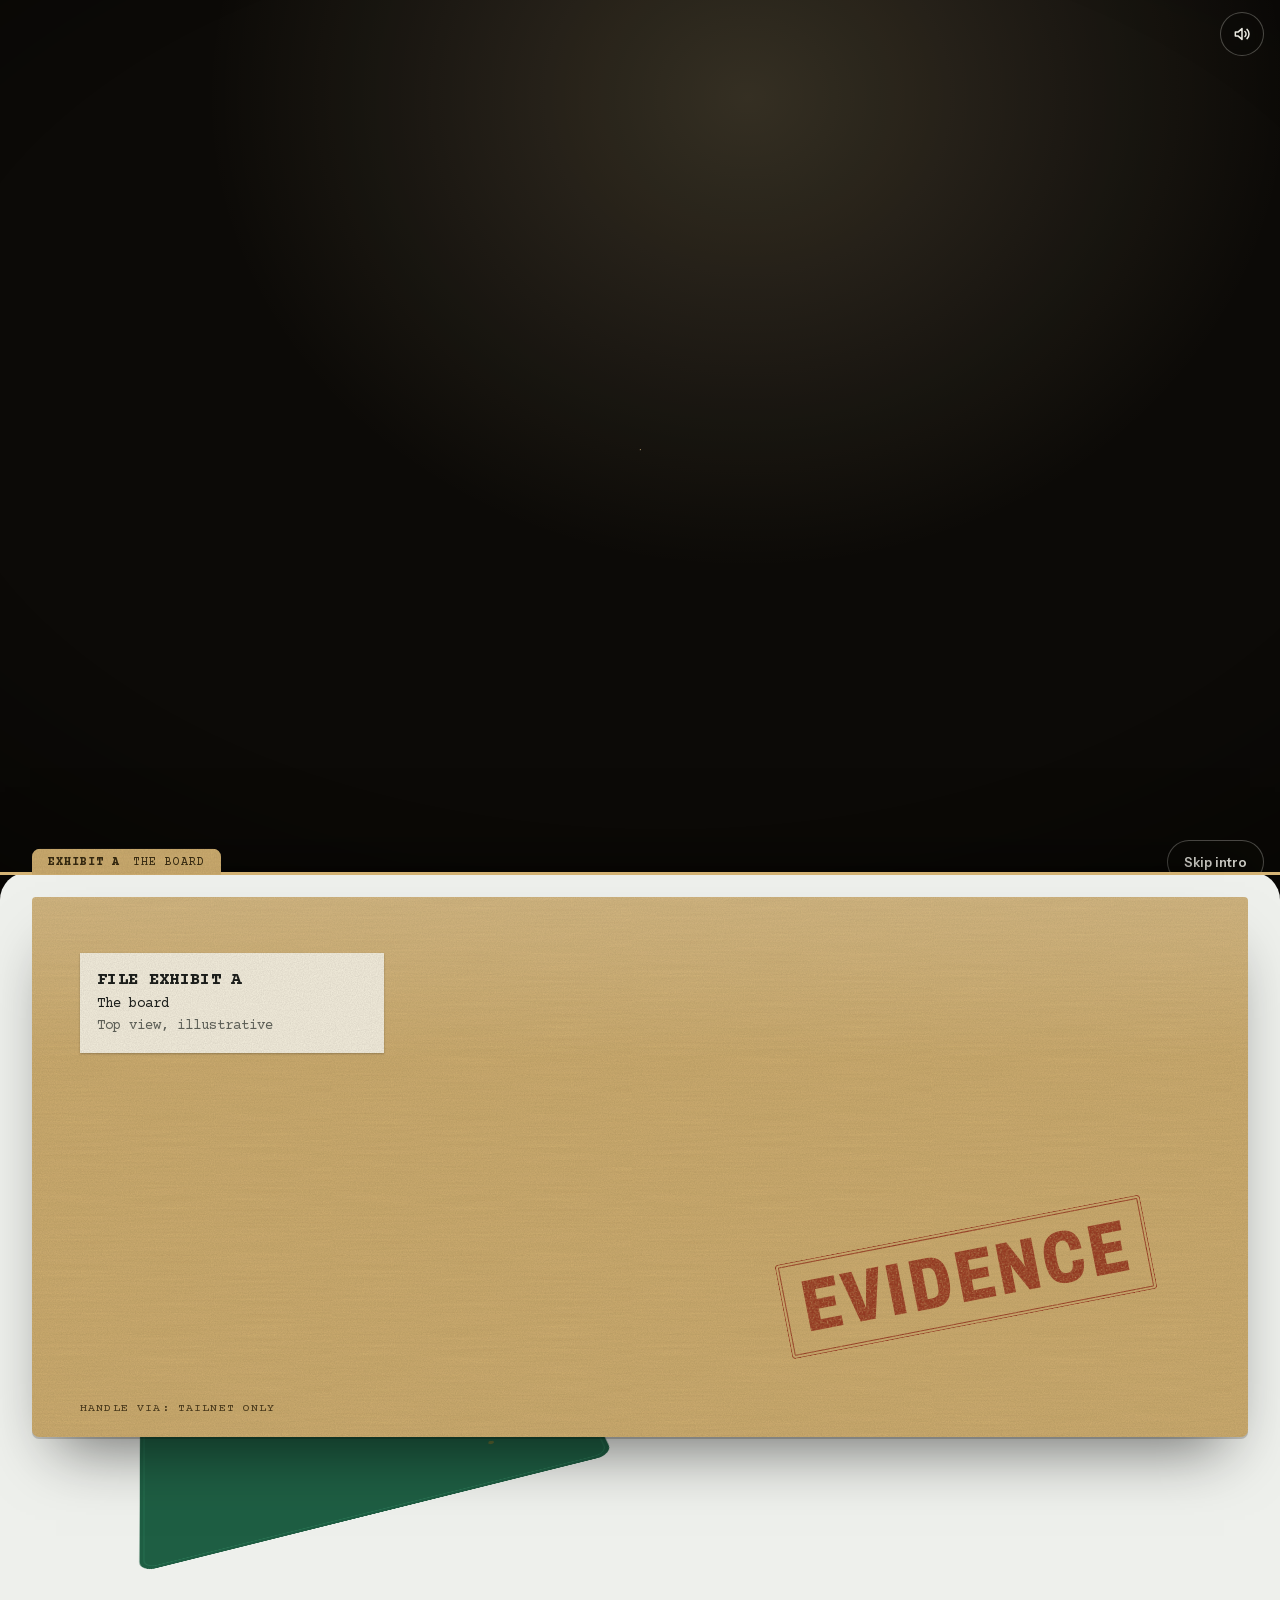
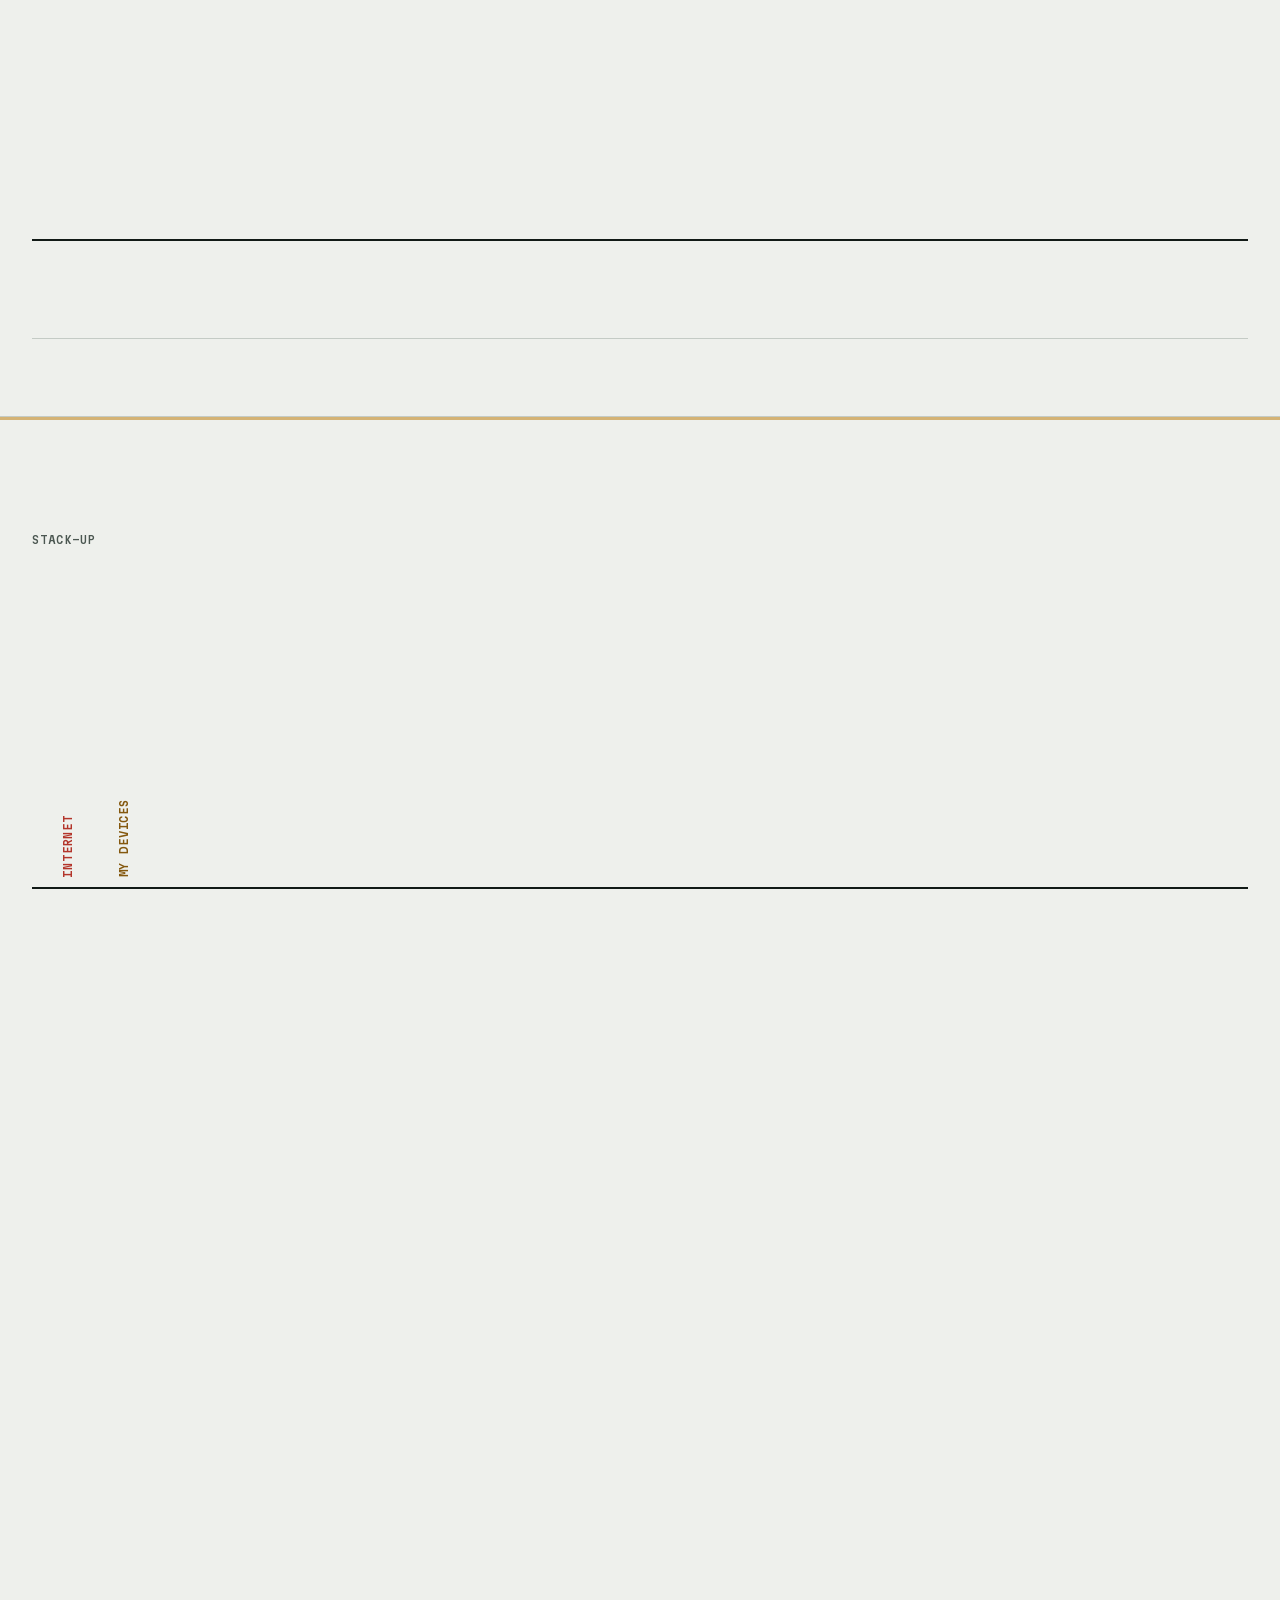
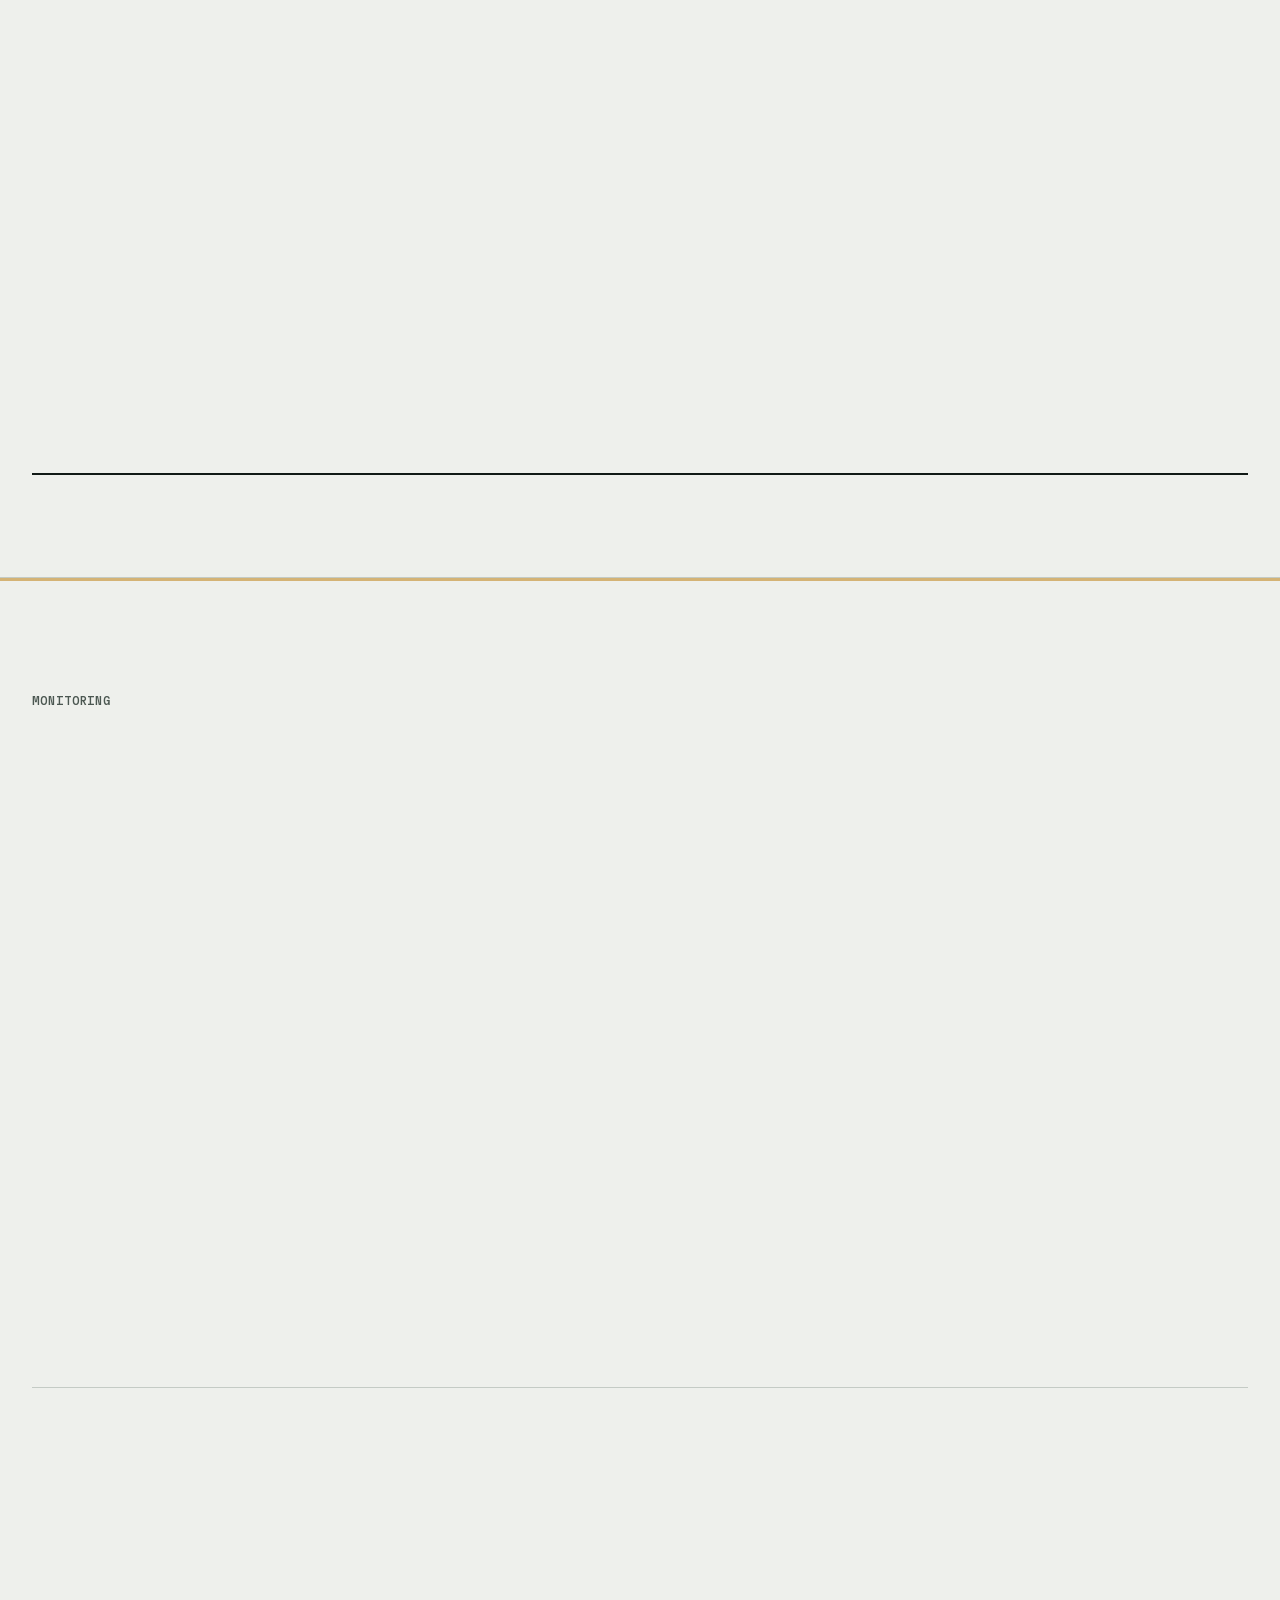
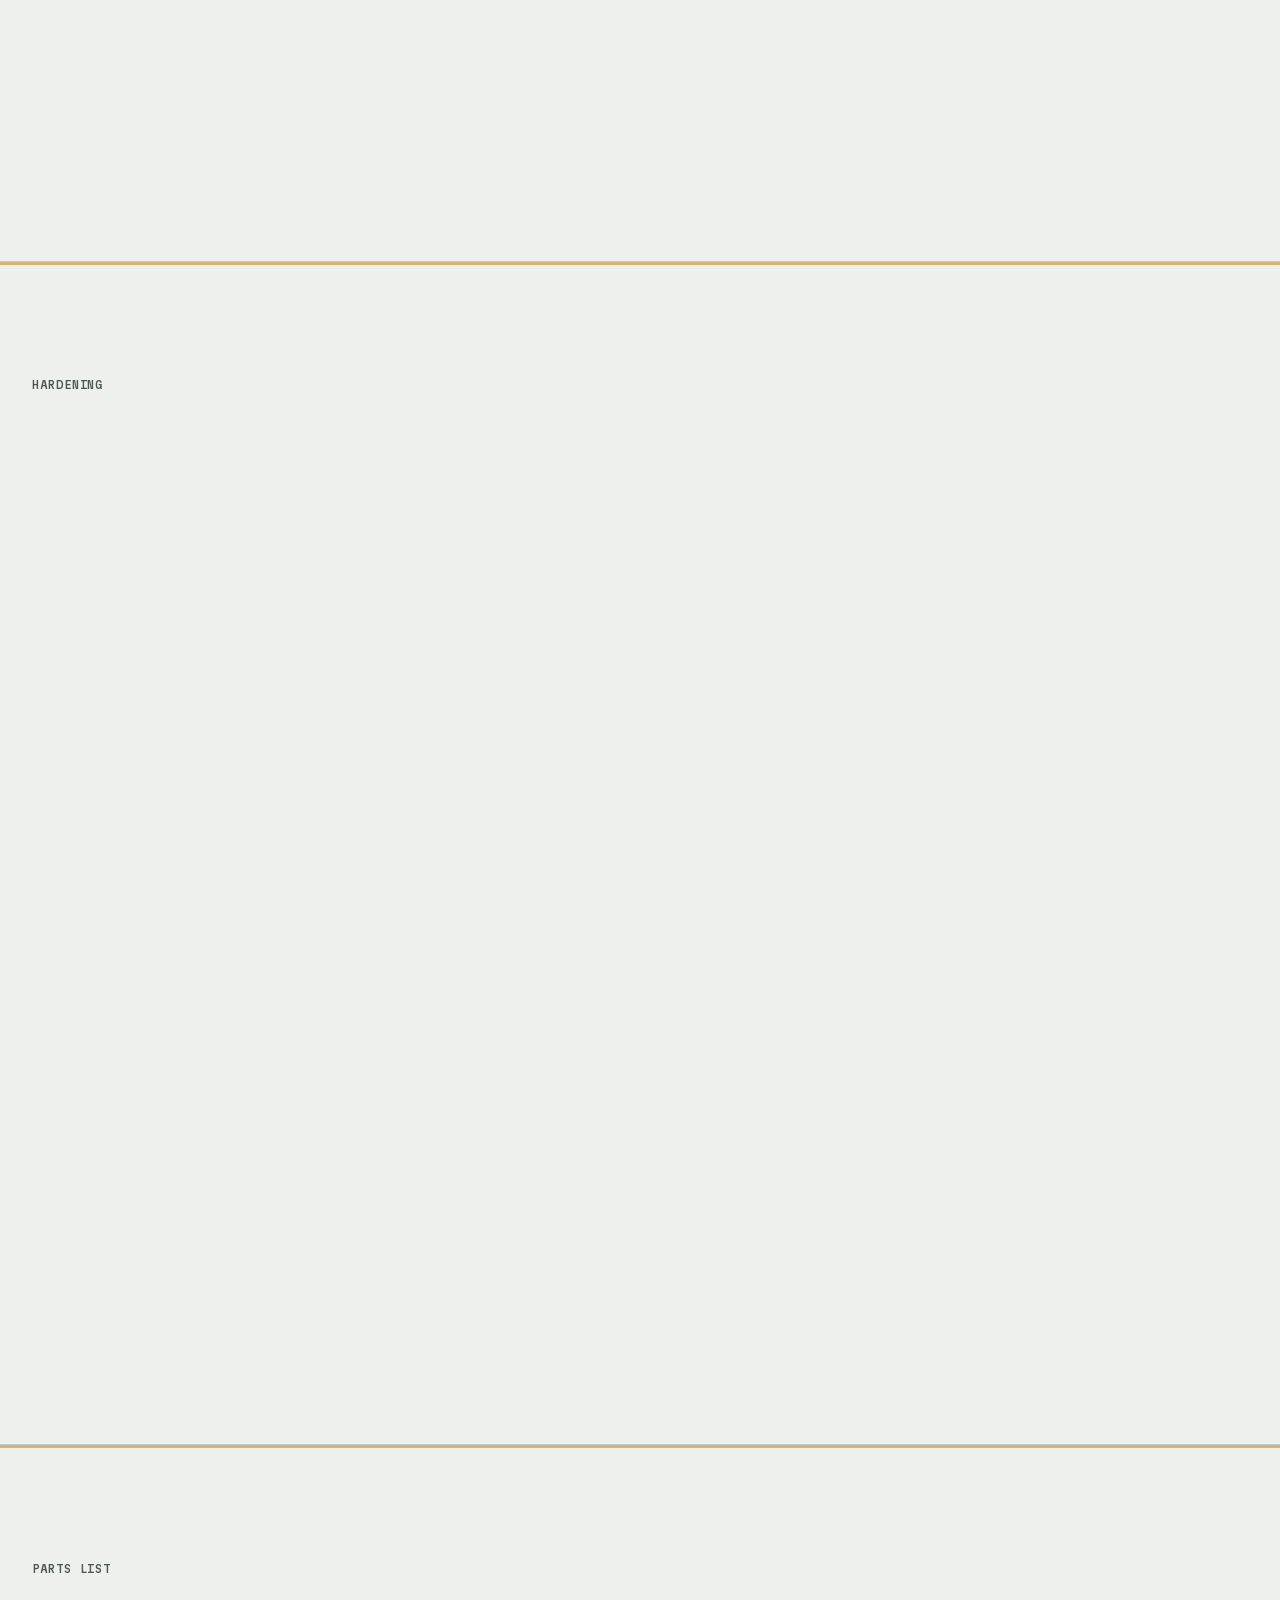
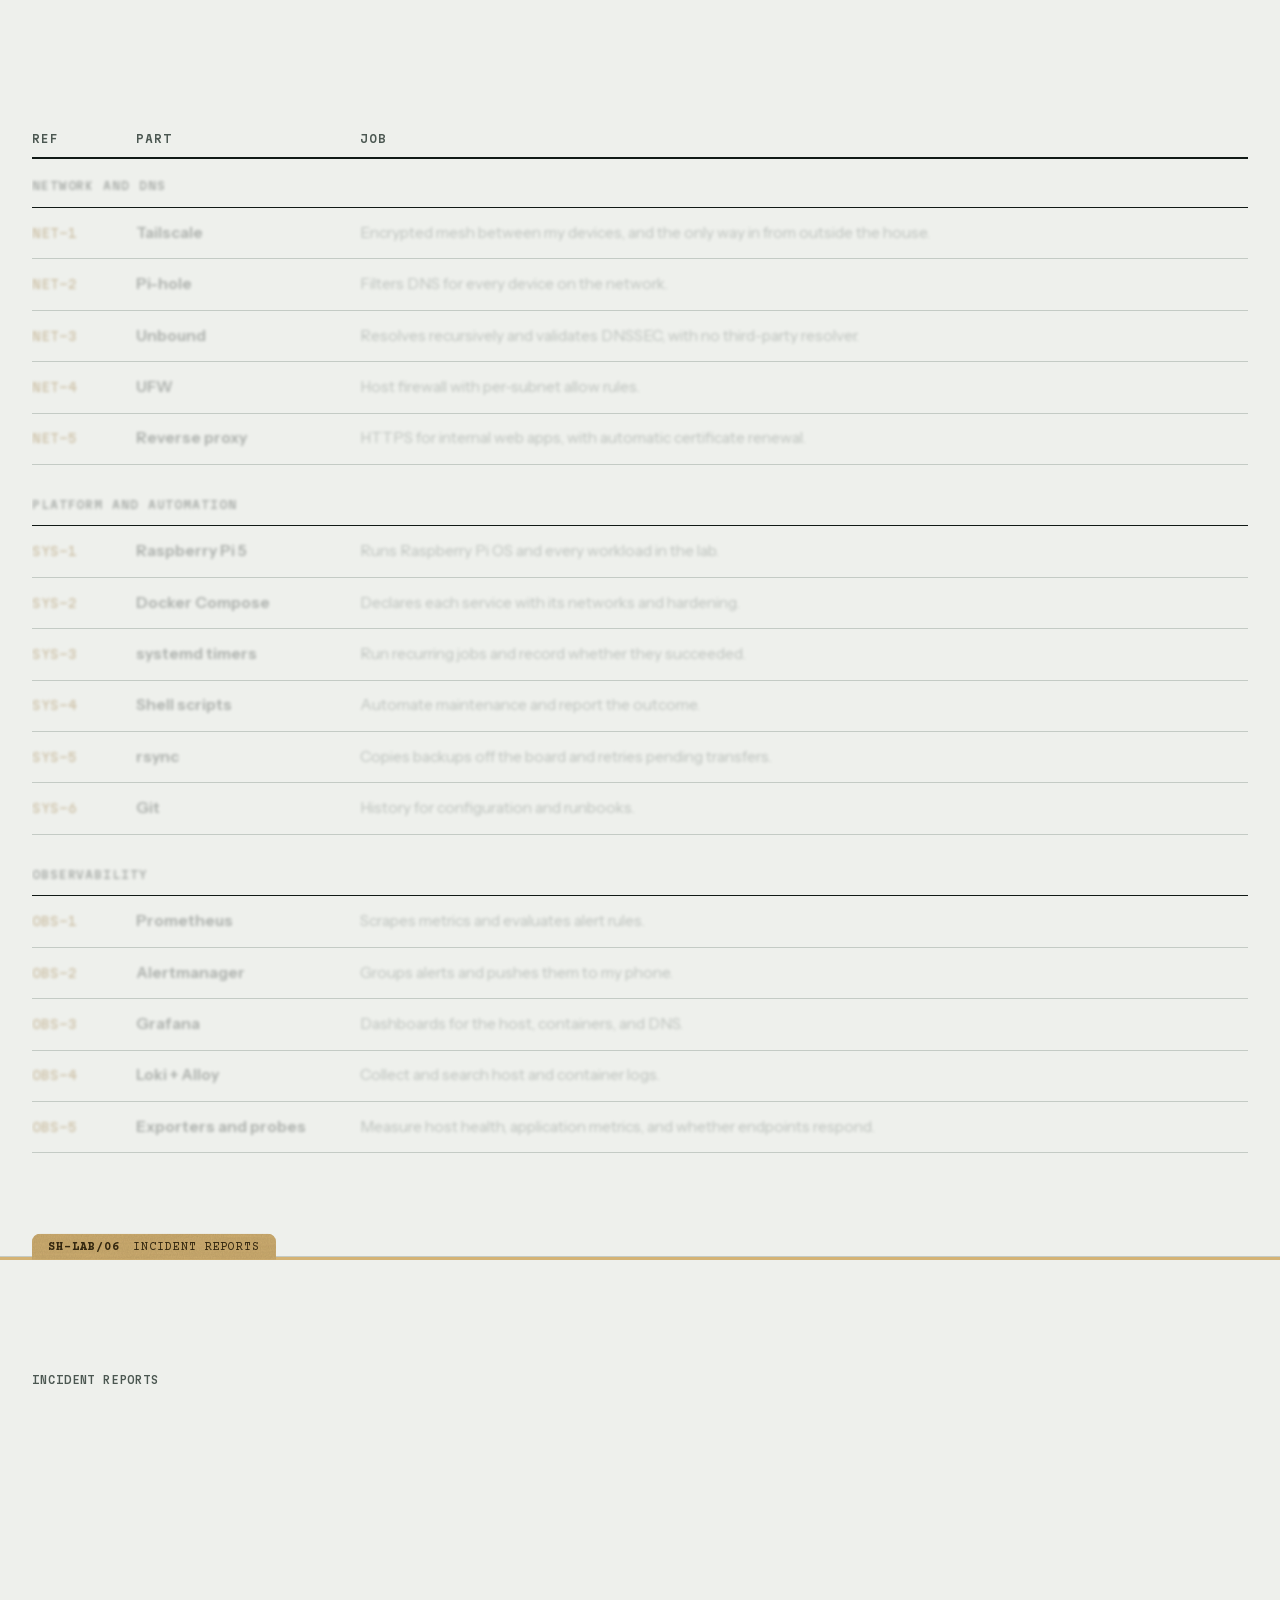
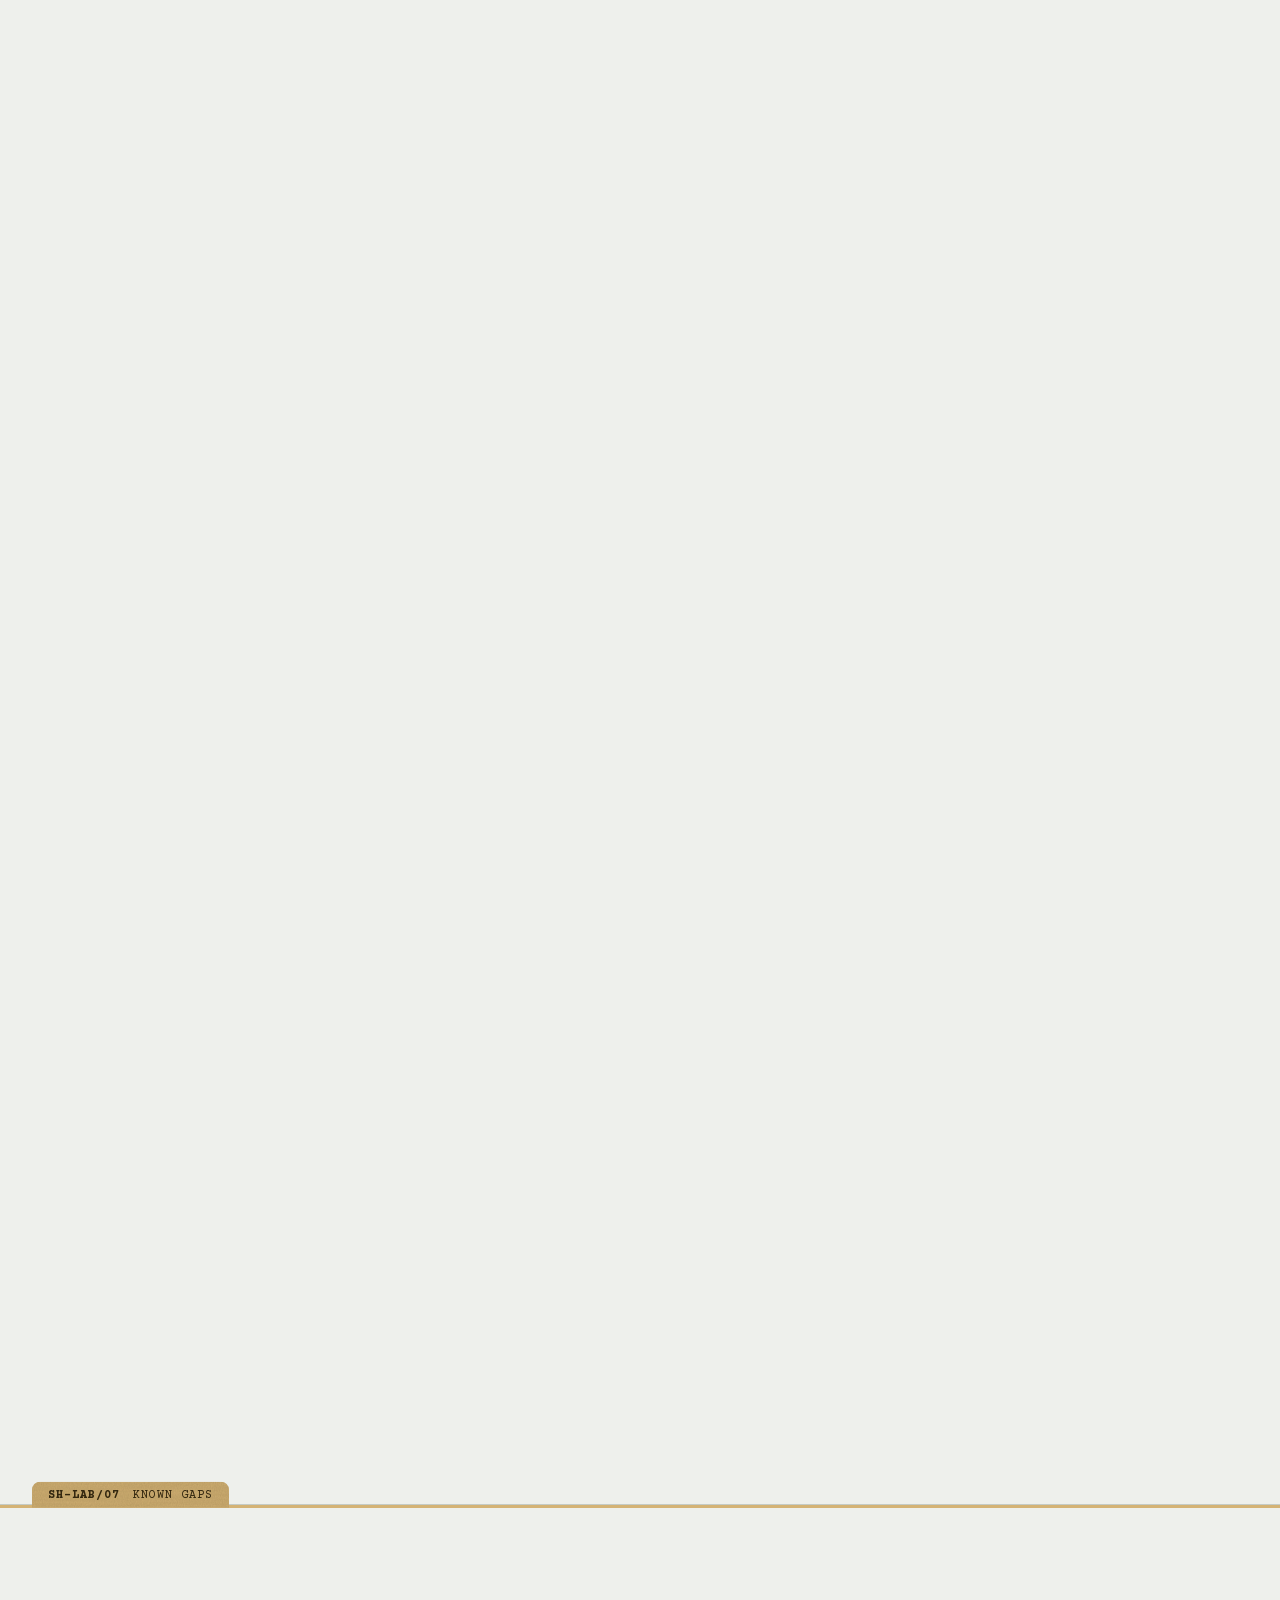
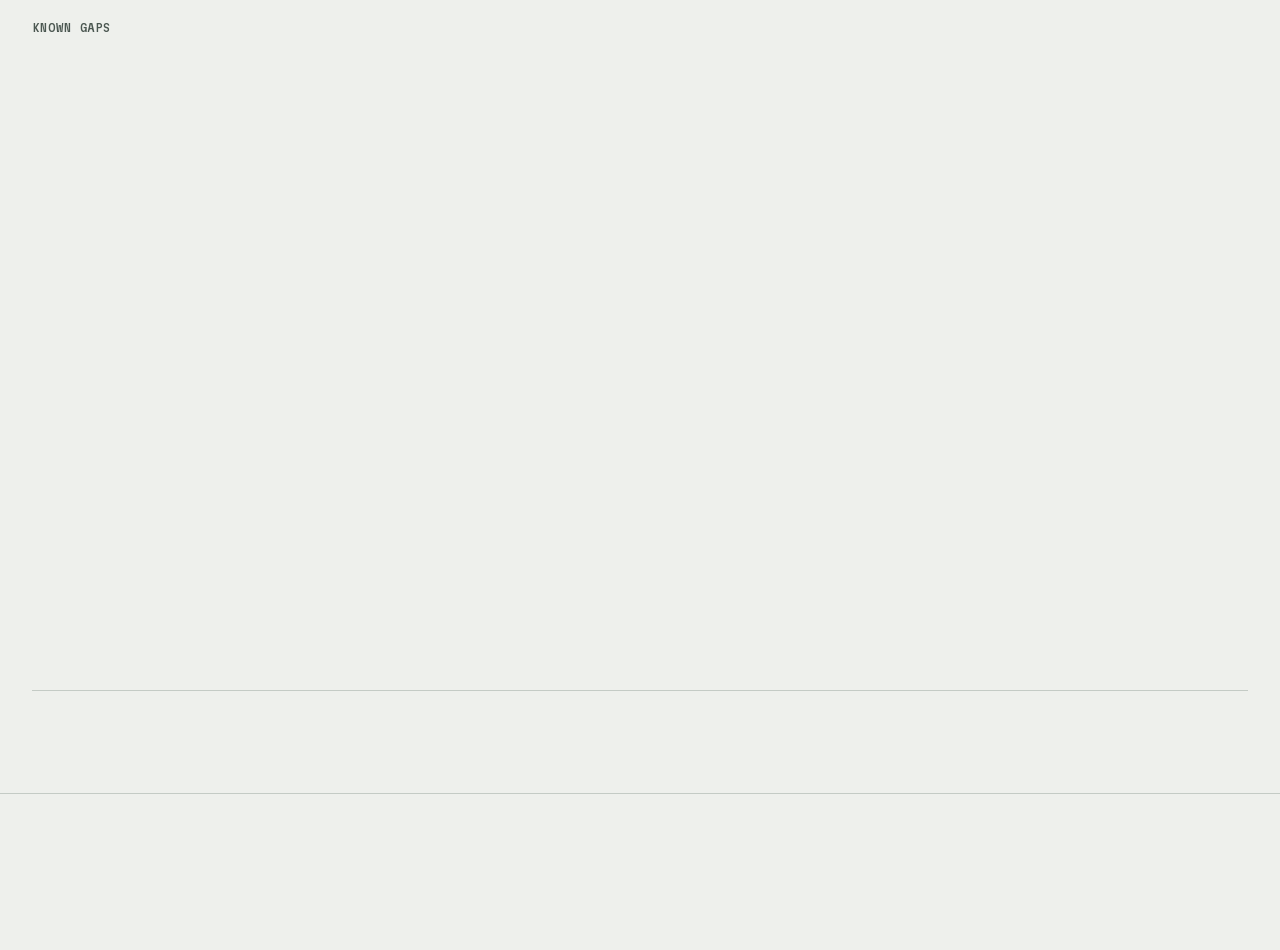
<file: docs/index.html>
<!DOCTYPE html>
<html lang="en">
<head>
<meta charset="utf-8">
<meta name="viewport" content="width=device-width, initial-scale=1, viewport-fit=cover">
<meta http-equiv="Content-Security-Policy" content="default-src 'none'; script-src 'self' 'sha256-Ecb6fYCqgc23mB1Lrd+543Ro8XZFUkgJPujVR7ALhgc='; style-src 'self'; img-src 'self' data:; font-src 'self'; base-uri 'none'; form-action 'none'; upgrade-insecure-requests">
<meta name="referrer" content="no-referrer">
<title>sh_lab · Raspberry Pi 5 homelab by Dimitris Pournatzis</title>
<meta name="description" content="sh_lab is Dimitris Pournatzis’s Raspberry Pi 5 homelab for practicing Linux hardening, private networking, monitoring, and recovery. No open ports, six layers of defense, and incident reports with verification.">
<meta name="color-scheme" content="light dark">
<meta name="theme-color" content="#eef0ec" media="(prefers-color-scheme: light)">
<meta name="theme-color" content="#0d1311" media="(prefers-color-scheme: dark)">
<link rel="canonical" href="https://dimpourn.github.io/sh_lab/">
<link rel="icon" href="data:image/svg+xml,%3Csvg xmlns='http://www.w3.org/2000/svg' viewBox='0 0 32 32'%3E%3Crect x='1' y='5' width='30' height='22' rx='3' fill='%231e5e43'/%3E%3Ccircle cx='5.5' cy='9.5' r='1.6' fill='%23d6a84a'/%3E%3Ccircle cx='5.5' cy='22.5' r='1.6' fill='%23d6a84a'/%3E%3Crect x='12' y='11' width='9' height='9' rx='1' fill='%23c9cfcb'/%3E%3C/svg%3E">
<meta property="og:title" content="sh_lab · Raspberry Pi 5 homelab">
<meta property="og:description" content="One Raspberry Pi 5. No open ports. Six layers of defense, monitored end to end, with incident reports.">
<meta property="og:type" content="website">
<meta property="og:url" content="https://dimpourn.github.io/sh_lab/">
<meta property="og:site_name" content="sh_lab">
<meta property="og:image" content="https://dimpourn.github.io/sh_lab/assets/img/og-slip.jpg">
<meta property="og:image:type" content="image/jpeg">
<meta property="og:image:width" content="1200">
<meta property="og:image:height" content="630">
<meta property="og:image:alt" content="A routing slip in an open case file reading “A homelab, declassified.”, with a sticky note that says “Tailnet Lock: On”.">
<meta name="twitter:card" content="summary_large_image">
<meta name="twitter:image" content="https://dimpourn.github.io/sh_lab/assets/img/og-slip.jpg">
<link rel="preload" href="./assets/fonts/archivo.woff2" as="font" type="font/woff2" crossorigin>
<link rel="preload" href="./assets/fonts/instrument-sans.woff2" as="font" type="font/woff2" crossorigin>
<link rel="stylesheet" href="./site.css?v=stage3">
<link rel="preload" href="./assets/fonts/courier-prime-400.woff2" as="font" type="font/woff2" crossorigin>
<link rel="stylesheet" href="./case.css?v=7">
<script>(function(){var d=document.documentElement;d.classList.add("js");if(!matchMedia("(prefers-reduced-motion: reduce)").matches){d.classList.add("motion");setTimeout(function(){if(!window.__shlabMotion)d.classList.remove("motion")},3000)}})();</script>
</head>
<body>

<a class="skip-link" href="#main">Skip to content</a>

<span class="progress" aria-hidden="true"></span>

<a class="to-desk" href="#top" aria-label="Back to the desk"><span aria-hidden="true">←</span> Desk</a>
<button class="sound-toggle" type="button" aria-pressed="false" aria-label="Sound effects">
  <svg viewBox="0 0 24 24" width="20" height="20" fill="none" stroke="currentColor" stroke-width="1.8" stroke-linecap="round" stroke-linejoin="round" aria-hidden="true"><path d="M4 9.5h3.5L12 5.5v13l-4.5-4H4z"/><path class="sound-on" d="M15.5 9a4 4 0 0 1 0 6M18 6.5a7.5 7.5 0 0 1 0 11"/><path class="sound-off" d="M16 9.5l5 5m0-5l-5 5"/></svg>
</button>
<div class="file-veil" aria-hidden="true"><p class="file-veil-tab"></p></div>
<div class="egg-slip" role="status" aria-live="polite"></div>
<main id="main">

<section class="case" id="top" aria-labelledby="hero-title">
  <canvas class="case-dust" aria-hidden="true"></canvas>
  <div class="case-stage">
    <div class="case-fx">
      <div class="case-cam">
        <div class="case-walk">
          <div class="case-desk" aria-hidden="true"><i class="case-mat"></i><i class="case-pen"></i><i class="case-ring"></i></div>
          <span class="case-key" tabindex="0" role="button" aria-label="Hardware security key. Touch it.">
            <i class="case-key-ring"></i><i class="case-key-touch"></i><i class="case-key-plug"></i>
            <span class="case-tip" aria-hidden="true">Something you have.</span>
          </span>
          <nav class="case-pile" aria-label="Files">
            <a class="case-folder case-file" href="#board" aria-label="Open file Exhibit A: Top view, illustrative">
              <i class="case-panel"></i>
              <span class="case-face"><span class="case-label"><b>FILE EXHIBIT A</b><br>The board<br><span>Top view, illustrative</span></span><span class="case-stamp case-stamp-big">Evidence</span></span>
              <span class="case-side"><b>EXHIBIT</b>A</span>
            </a>
            <a class="case-folder case-file" href="#stackup" aria-label="Open file SH-LAB/02: Six layers of defense">
              <i class="case-panel"></i>
              <span class="case-face"><span class="case-label"><b>FILE SH-LAB/02</b><br>Network<br><span>Six layers of defense</span></span><span class="case-stamp case-stamp-big">Classified</span></span>
              <span class="case-side"><b>02</b>NETWORK</span>
            </a>
            <a class="case-folder case-file" href="#signals" aria-label="Open file SH-LAB/03: Monitoring and alerting">
              <i class="case-panel"></i>
              <span class="case-face"><span class="case-label"><b>FILE SH-LAB/03</b><br>Signals<br><span>Monitoring and alerting</span></span><span class="case-stamp case-stamp-big">Classified</span></span>
              <span class="case-side"><b>03</b>SIGNALS</span>
            </a>
            <a class="case-folder case-file" href="#hardening" aria-label="Open file SH-LAB/04: Container baseline">
              <i class="case-panel"></i>
              <span class="case-face"><span class="case-label"><b>FILE SH-LAB/04</b><br>Hardening<br><span>Container baseline</span></span><span class="case-stamp case-stamp-big">Classified</span></span>
              <span class="case-side"><b>04</b>HARDENING</span>
            </a>
            <a class="case-folder case-file" href="#parts" aria-label="Open file SH-LAB/05: Bill of materials">
              <i class="case-panel"></i>
              <span class="case-face"><span class="case-label"><b>FILE SH-LAB/05</b><br>Parts<br><span>Bill of materials</span></span><span class="case-stamp case-stamp-big">Inventory</span></span>
              <span class="case-side"><b>05</b>PARTS</span>
            </a>
            <a class="case-folder case-file" href="#ir-01" aria-label="Open file IR-01: Monitoring and detection">
              <i class="case-panel"></i>
              <span class="case-face"><span class="case-label"><b>FILE IR-01</b><br>Incident IR-01<br><span>Monitoring and detection</span></span><span class="case-stamp case-stamp-big">Classified</span></span>
              <span class="case-side"><b>IR</b>01</span>
            </a>
            <a class="case-folder case-file" href="#ir-02" aria-label="Open file IR-02: Linux recovery">
              <i class="case-panel"></i>
              <span class="case-face"><span class="case-label"><b>FILE IR-02</b><br>Incident IR-02<br><span>Linux recovery</span></span><span class="case-stamp case-stamp-big">Classified</span></span>
              <span class="case-side"><b>IR</b>02</span>
            </a>
            <a class="case-folder case-file" href="#ir-03" aria-label="Open file IR-03: Backup automation">
              <i class="case-panel"></i>
              <span class="case-face"><span class="case-label"><b>FILE IR-03</b><br>Incident IR-03<br><span>Backup automation</span></span><span class="case-stamp case-stamp-big">Classified</span></span>
              <span class="case-side"><b>IR</b>03</span>
            </a>
            <a class="case-folder case-file" href="#gaps" aria-label="Open file SH-LAB/07: Limits I know about">
              <i class="case-panel"></i>
              <span class="case-face"><span class="case-label"><b>FILE SH-LAB/07</b><br>Known gaps<br><span>Limits I know about</span></span><span class="case-stamp case-stamp-big">Disclosed</span></span>
              <span class="case-side"><b>07</b>GAPS</span>
            </a>
          </nav>
          <div class="case-folder case-main">
            <i class="case-panel" aria-hidden="true"></i><span class="case-tab" aria-hidden="true">SH-LAB/01</span>
            <article class="case-sheet" aria-label="Security assessment">
              <div class="case-sheet-head"><span>File SH-LAB/01</span><span>Class: <s>Restricted</s> <b>Public</b></span></div>
              <p class="case-sheet-title">Security assessment</p>
              <p class="case-sheet-sub">Raspberry Pi 5 homelab</p>
              <dl class="case-fields">
                <dt>Subject</dt><dd><span class="case-v">sh_lab, one Raspberry Pi 5<i class="case-bar"></i></span></dd>
                <dt>Exposure</dt><dd><span class="case-v">0 inbound ports · 0 forwards<i class="case-bar"></i></span></dd>
                <dt>Access</dt><dd><span class="case-v">WireGuard key per device · Tailnet Lock<i class="case-bar"></i></span></dd>
                <dt>Watch</dt><dd><span class="case-v">Prometheus → Alertmanager → phone<i class="case-bar"></i></span></dd>
                <dt>Recovery</dt><dd><span class="case-v">Checksummed backups, restore steps<i class="case-bar"></i></span></dd>
                <dt>Findings</dt><dd><span class="case-v">3 incidents, each closed with proof<i class="case-bar"></i></span></dd>
                <dt>Public IP</dt><dd><span class="case-v is-redacted" tabindex="0"><span aria-hidden="true">203.0.113.0</span><span class="case-sr">redacted</span><i class="case-bar is-kept"></i><span class="case-tip" aria-hidden="true">Nice try.</span></span></dd>
                <dt>LAN range</dt><dd><span class="case-v is-redacted" tabindex="0"><span aria-hidden="true">192.0.2.0/24</span><span class="case-sr">redacted</span><i class="case-bar is-kept"></i><span class="case-tip" aria-hidden="true">Nice try.</span></span></dd>
              </dl>
              <div class="case-sheet-foot"><span>Prepared by D. Pournatzis</span><span>Page 1 / 7</span></div>
              <span class="case-stamp case-verified" aria-hidden="true">Verified</span>
            </article>
            <div class="case-cover">
              <div class="case-face case-front" aria-hidden="true">
                <p class="case-label case-label-main"><b>FILE SH-LAB/01</b><br><strong class="case-big">Security<br>assessment</strong><br>Raspberry Pi 5 homelab<br><span>Subject: D. Pournatzis</span></p>
                <span class="case-stamp case-stamp-big">Classified</span>
                <span class="case-stamp case-stamp-blue">Declassified · 2026</span>
                <span class="case-handle">Handle via: tailnet only</span>
                <i class="case-grommet"></i>
                <i class="case-shade"></i>
              </div>
              <div class="case-face case-inner">
                <p class="case-slip">Routing slip · SH-LAB/01</p>
                <p class="case-tofrom">To: whoever opens this<br>From: Dimitris Pournatzis</p>
                <h1 id="hero-title"><span class="case-h1a">A homelab,</span> <span class="case-h1b">declassified.</span></h1>
                <p class="case-lede">One Raspberry Pi 5. No open ports. Six layers between the internet and a service, and every incident closed with proof.</p>
                <div class="case-cta">
                  <a class="case-btn case-btn-solid" href="#board">Open the file</a>
                  <a class="case-btn case-btn-line" href="#incidents">Read the incident reports</a>
                </div>
                <span class="case-note" aria-hidden="true">Tailnet Lock:<br>On</span>
                <i class="case-shade" aria-hidden="true"></i>
              </div>
            </div>
          </div>
        </div>
      </div>
      <div class="case-dim" aria-hidden="true"></div>
    </div>
  </div>
  <div class="case-light" aria-hidden="true"></div>
  <div class="case-vignette" aria-hidden="true"></div>
  <div class="case-dark" aria-hidden="true"></div>
  <nav class="case-files" aria-label="Files">
    <a href="#board"><b>Exhibit A</b>The board</a>
    <a href="#stackup"><b>SH-LAB/02</b>Network</a>
    <a href="#signals"><b>SH-LAB/03</b>Signals</a>
    <a href="#hardening"><b>SH-LAB/04</b>Hardening</a>
    <a href="#parts"><b>SH-LAB/05</b>Parts</a>
    <a href="#ir-01"><b>IR-01</b>IR-01</a>
    <a href="#ir-02"><b>IR-02</b>IR-02</a>
    <a href="#ir-03"><b>IR-03</b>IR-03</a>
    <a href="#gaps"><b>SH-LAB/07</b>Known gaps</a>
  </nav>
  <span class="case-cue" aria-hidden="true">Scroll to read the file</span>
  <button class="case-skip" type="button" hidden>Skip intro</button>
</section>

<div class="sheet">
<section class="is-file plate" id="board" aria-label="Raspberry Pi 5 board">
  <div class="file-cover" aria-hidden="true"><span class="file-cover-tab">Exhibit A</span><p class="case-label"><b>FILE EXHIBIT A</b><br>The board<br><span>Top view, illustrative</span></p><span class="case-stamp case-stamp-big">Evidence</span><span class="file-cover-note">Handle via: tailnet only</span></div>
  <p class="file-tab" aria-hidden="true"><b>Exhibit A</b> The board</p>
  <div class="shell">
    <div class="plate-stage">
      <figure class="board-fig" id="board-fig">
        <svg class="board" viewBox="0 0 1000 700" role="img" aria-labelledby="board-title board-desc">
          <title id="board-title">Raspberry Pi 5, top view</title>
          <desc id="board-desc">Technical drawing of the Raspberry Pi 5 that runs sh_lab, with four numbered callouts: the Ethernet port, the BCM2712 processor, the activity LED, and the microSD slot on the underside.</desc>
          <defs>
            <pattern id="gpio-pins" x="127.3" y="87.3" width="25.4" height="25.4" patternUnits="userSpaceOnUse">
              <rect x="8" y="8" width="9.4" height="9.4" class="pad"/>
            </pattern>
            <pattern id="ffc-pins" x="0" y="0" width="7" height="7" patternUnits="userSpaceOnUse">
              <rect x="1" y="1.5" width="4" height="4" class="pad"/>
            </pattern>
          </defs>

          <rect class="pcb" x="60" y="70" width="850" height="560" rx="30"/>
          <rect class="pcb-edge" x="68" y="78" width="834" height="544" rx="24"/>

          <g class="traces" aria-hidden="true">
            <path d="M745 168 H640 V300"/>
            <path d="M745 330 H670"/>
            <path d="M600 139 V300 M620 139 V300"/>
            <path d="M560 334 H500 M560 343 H500 M560 352 H500 M560 361 H500 M560 370 H500 M560 379 H500"/>
            <path d="M300 268 H330 M300 280 H330 M300 292 H330 M300 304 H330 M300 316 H330 M300 328 H330 M300 340 H330 M300 352 H330 M300 364 H330"/>
            <path d="M360 400 V530 L319 571 V585 M374 400 V536 L333 577 V585"/>
            <path d="M450 400 V540 L453 543 V585 M464 400 V532 L467 535 V585"/>
            <path d="M172 565 V530"/>
            <path d="M210 500 H312 L345 467 V400"/>
            <path d="M520 400 V545 L555 575 M535 400 V540 L645 575"/>
            <path id="route" d="M738 505 H700 V352 H498"/>
          </g>
          <g class="packets" id="packets" aria-hidden="true"></g>

          <g class="part" data-part="hole" aria-hidden="true">
            <circle class="ring" cx="95" cy="105" r="15"/><circle class="hole" cx="95" cy="105" r="9"/>
            <circle class="ring" cx="675" cy="105" r="15"/><circle class="hole" cx="675" cy="105" r="9"/>
            <circle class="ring" cx="95" cy="595" r="15"/><circle class="hole" cx="95" cy="595" r="9"/>
            <circle class="ring" cx="675" cy="595" r="15"/><circle class="hole" cx="675" cy="595" r="9"/>
          </g>

          <g class="part" aria-hidden="true">
            <rect class="plastic" x="126" y="86" width="511" height="53" rx="3"/>
            <rect x="127.3" y="87.3" width="508" height="50.8" fill="url(#gpio-pins)"/>
            <text class="silk" x="126" y="160">J8 · GPIO</text>
            <rect class="plastic-light" x="700" y="92" width="44" height="26" rx="2"/>
            <text class="silk" x="700" y="138">FAN</text>
          </g>

          <g class="part" aria-hidden="true">
            <rect class="metal" x="745" y="100" width="190" height="135" rx="4"/>
            <path class="seam" d="M760 167 H935 M760 118 V217"/>
            <rect class="metal" x="745" y="262" width="190" height="135" rx="4"/>
            <path class="seam" d="M760 329 H935 M760 280 V379"/>
            <text class="silk" x="770" y="253">USB</text>
            <text class="silk" x="770" y="415">USB</text>
          </g>

          <g class="part" data-part="eth">
            <rect class="metal" x="720" y="430" width="215" height="160" rx="4"/>
            <rect class="seam-fill" x="742" y="452" width="150" height="116" rx="3"/>
            <path class="seam" d="M892 470 H935 M892 550 H935"/>
            <text class="silk" x="722" y="612">ETH</text>
          </g>

          <g class="part" aria-hidden="true">
            <rect class="chip" x="560" y="300" width="110" height="110" rx="4"/>
            <text class="chip-text" x="615" y="360" text-anchor="middle">RP1</text>
          </g>

          <g class="part" data-part="soc">
            <rect class="chip" x="322" y="222" width="186" height="186" rx="6"/>
            <rect class="metal lid" x="336" y="236" width="158" height="158" rx="4"/>
            <text class="lid-text" x="415" y="312" text-anchor="middle">BCM2712</text>
            <text class="lid-sub" x="415" y="336" text-anchor="middle">4 × A76 · 2.4 GHz</text>
          </g>

          <g class="part" aria-hidden="true">
            <rect class="chip" x="190" y="250" width="110" height="130" rx="4"/>
            <text class="chip-text small" x="245" y="320" text-anchor="middle">LPDDR4X</text>
            <rect class="chip" x="150" y="470" width="60" height="60" rx="3"/>
            <text class="silk" x="218" y="528">PMIC</text>
          </g>

          <g class="part" aria-hidden="true">
            <rect class="metal" x="127" y="565" width="90" height="75" rx="10"/>
            <text class="silk" x="127" y="556">PWR IN</text>
            <rect class="metal" x="283" y="585" width="72" height="55" rx="6"/>
            <rect class="metal" x="417" y="585" width="72" height="55" rx="6"/>
            <text class="silk" x="290" y="572">HDMI0</text>
            <text class="silk" x="424" y="572">HDMI1</text>
            <rect class="plastic-light" x="520" y="575" width="70" height="22" rx="2"/>
            <rect class="plastic-light" x="610" y="575" width="70" height="22" rx="2"/>
            <text class="silk" x="520" y="616">CAM/DISP</text>
          </g>

          <g class="part" aria-hidden="true">
            <rect class="plastic-light" x="60" y="180" width="26" height="112" rx="2"/>
            <rect x="66" y="184" width="14" height="105" fill="url(#ffc-pins)"/>
            <text class="silk" x="96" y="200">PCIe</text>
            <rect class="plastic" x="54" y="508" width="20" height="32" rx="3"/>
          </g>

          <g class="part" data-part="sd">
            <rect class="hidden-line" x="42" y="300" width="148" height="118" rx="4"/>
            <text class="silk dim" x="100" y="364">µSD</text>
          </g>

          <g class="part" data-part="led">
            <circle class="led-pwr" cx="102" cy="436" r="7"/>
            <circle class="led-act" cx="102" cy="456" r="7"/>
            <text class="silk" x="116" y="441">PWR</text>
            <text class="silk" x="116" y="461">ACT</text>
          </g>

          <text class="silk mark" x="560" y="472">SH_LAB · PI 5</text>
          <text class="silk mark" x="560" y="492">REV 2026.11</text>


          <g class="balloons" aria-hidden="true">
            <path class="leader" d="M935 510 H951"/>
            <circle cx="970" cy="510" r="19"/><text x="970" y="517" text-anchor="middle">1</text>
            <path class="leader" d="M494 236 L527 207"/>
            <circle cx="541" cy="194" r="19"/><text x="541" y="201" text-anchor="middle">2</text>
            <path class="leader" d="M95 456 L44 506"/>
            <circle cx="30" cy="520" r="19"/><text x="30" y="527" text-anchor="middle">3</text>
            <path class="leader" d="M48 300 L32 262"/>
            <circle cx="30" cy="243" r="19"/><text x="30" y="250" text-anchor="middle">4</text>
          </g>
        </svg>

        <figcaption>
          <ol class="legend">
            <li><a href="#stackup" data-part="eth"><span class="balloon">1</span><span><strong>Ethernet</strong> Tailnet only. No ports are forwarded, so nothing here answers the open internet.</span></a></li>
            <li><a href="#hardening" data-part="soc"><span class="balloon">2</span><span><strong>BCM2712</strong> Runs every service as a hardened container on its own network.</span></a></li>
            <li><a href="#signals" data-part="led"><span class="balloon">3</span><span><strong>Activity LED</strong> Prometheus watches each service, and alerts reach my phone.</span></a></li>
            <li><a href="#ir-03" data-part="sd"><span class="balloon">4</span><span><strong>microSD, underside</strong> Backups leave the board for a separate device and are checked by checksum.</span></a></li>
          </ol>
          <p class="fig-note">Fig. 1 · Top view, illustrative. Dashed outlines sit on the underside.</p>
        </figcaption>
      </figure>
    </div>
    <dl class="specs" aria-label="Key specifications">
      <div><dt>Hardware</dt><dd>Raspberry Pi 5</dd></div>
      <div><dt>Inbound ports open to the internet</dt><dd>0</dd></div>
      <div><dt>Layers of defense</dt><dd>6</dd></div>
      <div><dt>Alert path</dt><dd>Tested end to end</dd></div>
      <div><dt>Largest repair</dt><dd>29,048 paths</dd></div>
    </dl>
  </div>
</section>

<section class="is-file section" id="stackup" aria-labelledby="stackup-title">
  <div class="file-cover" aria-hidden="true"><span class="file-cover-tab">SH-LAB/02</span><p class="case-label"><b>FILE SH-LAB/02</b><br>Network<br><span>Six layers of defense</span></p><span class="case-stamp case-stamp-big">Classified</span><span class="file-cover-note">Handle via: tailnet only</span></div>
  <p class="file-tab" aria-hidden="true"><b>SH-LAB/02</b> Network</p>
  <div class="shell">
    <div class="sec-head">
      <p class="label">Stack-up</p>
      <div>
        <h2 id="stackup-title">Six layers between the internet and a service.</h2>
        <p>Read it like a cross-section of a circuit board. Traffic from the internet stops at the first layer. A request from one of my own devices passes every control on its way to a service, and the last layer filters the lookups that go back out.</p>
      </div>
    </div>

    <div class="stack-wrap">
      <div class="stack-heads" aria-hidden="true">
        <span class="via-head via-head-public">Internet</span>
        <span class="via-head via-head-mesh">My devices</span>
      </div>
      <ol class="stack" id="stack">
        <li class="band cu">
          <span class="divider-tab" aria-hidden="true">L1 · Edge</span>
          <span class="lid">L1</span>
          <div class="band-body">
            <h3>Network edge</h3>
            <p>No ports are forwarded on the router, so nothing on the Pi answers the open internet. A scan from outside finds nothing to talk to.</p>
          </div>
          <p class="band-tag">Router · zero port forwards</p>
          <span class="stop" aria-hidden="true"></span>
        </li>
        <li class="band fr4">
          <span class="divider-tab" aria-hidden="true">L2 · Mesh</span>
          <span class="lid">L2</span>
          <div class="band-body">
            <h3>Private mesh</h3>
            <p>Tailscale connects my devices over WireGuard, each with its own key. Tailnet Lock is on, so a new device can’t join until a device I already trust signs it.</p>
          </div>
          <p class="band-tag">Tailscale · WireGuard · Tailnet Lock</p>
        </li>
        <li class="band cu">
          <span class="divider-tab" aria-hidden="true">L3 · Access</span>
          <span class="lid">L3</span>
          <div class="band-body">
            <h3>Service access</h3>
            <p>Services listen on localhost. A reverse proxy serves them over HTTPS inside the mesh and renews its own certificates.</p>
          </div>
          <p class="band-tag">Reverse proxy · automatic TLS</p>
        </li>
        <li class="band fr4">
          <span class="divider-tab" aria-hidden="true">L4 · Firewall</span>
          <span class="lid">L4</span>
          <div class="band-body">
            <h3>Host firewall</h3>
            <p>UFW allow-lists each Docker subnet for only the ports it needs. SSH is accepted over the tailnet and refused from the local network.</p>
          </div>
          <p class="band-tag">UFW · per-subnet rules</p>
        </li>
        <li class="band cu">
          <span class="divider-tab" aria-hidden="true">L5 · Segments</span>
          <span class="lid">L5</span>
          <div class="band-body">
            <h3>Segmentation</h3>
            <p>Monitoring, proxy, and application containers sit on separate Docker networks. One compromised container can’t reach unrelated ones.</p>
          </div>
          <p class="band-tag">Docker bridge networks</p>
        </li>
        <li class="band fr4">
          <span class="divider-tab" aria-hidden="true">L6 · DNS</span>
          <span class="lid">L6</span>
          <div class="band-body">
            <h3>DNS, on the way out</h3>
            <p>Pi-hole filters lookups for every device on the network. Unbound resolves recursively and validates DNSSEC.</p>
            <p class="tested"><span class="pass">Tested</span> Queried domains with valid and deliberately broken signatures. The resolver rejected the broken ones.</p>
            <figure class="printout printout-dns" aria-label="Printout of the DNSSEC test queries">
              <i class="staple" aria-hidden="true"></i>
              <pre>DNSSEC CHECK · 2026-11-24
---------------------------------
$ dig dnssec-failed.org
  status  SERVFAIL     rejected
$ dig +cd dnssec-failed.org
  status  NOERROR      checks off
$ dig +dnssec ietf.org @unbound
  flags   qr rd ra ad  validated
---------------------------------
resolver  Pi-hole → Unbound</pre>
            </figure>
          </div>
          <p class="band-tag">Pi-hole · Unbound · DNSSEC</p>
        </li>
        <span class="via via-public" aria-hidden="true"></span>
        <span class="via via-mesh" aria-hidden="true"></span>
        <span class="packet" id="packet" aria-hidden="true"></span>
      </ol>
    </div>
  </div>
</section>

<section class="is-file section" id="signals" aria-labelledby="signals-title">
  <div class="file-cover" aria-hidden="true"><span class="file-cover-tab">SH-LAB/03</span><p class="case-label"><b>FILE SH-LAB/03</b><br>Signals<br><span>Monitoring and alerting</span></p><span class="case-stamp case-stamp-big">Classified</span><span class="file-cover-note">Handle via: tailnet only</span></div>
  <p class="file-tab" aria-hidden="true"><b>SH-LAB/03</b> Signals</p>
  <div class="shell">
    <div class="sec-head">
      <p class="label">Monitoring</p>
      <div>
        <h2 id="signals-title">When something breaks quietly, my phone finds out.</h2>
        <p>Metrics and logs from the host, the containers, and each service flow into one place. Rules decide what counts as broken, and alerts arrive without anyone watching a dashboard.</p>
      </div>
    </div>

    <div class="flow" role="list" aria-label="Monitoring signal path">
      <div class="stage" role="listitem">
        <p class="stage-label">Sources</p>
        <ul class="nodes">
          <li><span>Host exporter</span><small>CPU, memory, disk, temperature</small></li>
          <li><span>Container metrics</span><small>Per-container usage</small></li>
          <li><span>App exporters</span><small>DNS and service metrics</small></li>
          <li><span>Endpoint probes</span><small>Does it answer?</small></li>
          <li><span>Logs</span><small>Host and containers</small></li>
        </ul>
      </div>
      <div class="stage" role="listitem">
        <p class="stage-label">Collect</p>
        <ul class="nodes">
          <li class="key"><span>Prometheus</span><small>Stores metrics, evaluates alert rules</small></li>
          <li class="key"><span>Loki + Alloy</span><small>Ships and indexes logs</small></li>
        </ul>
      </div>
      <div class="stage" role="listitem">
        <p class="stage-label">Route &amp; view</p>
        <ul class="nodes">
          <li class="key"><span>Alertmanager</span><small>Groups alerts and routes them</small></li>
          <li><span>Grafana</span><small>Host, container, and DNS dashboards</small></li>
        </ul>
      </div>
      <div class="stage stage-end" role="listitem">
        <p class="stage-label">Reach</p>
        <ul class="nodes">
          <li class="key"><span>My phone</span><small>Push notification on failure and recovery</small></li>
        </ul>
      </div>
    </div>

    <div class="notes">
      <div>
        <h3>Answering is not the same as working.</h3>
        <p>Probes ask whether each endpoint responds. A separate rule checks that the metrics I expect are arriving, because an exporter can stay reachable while the data behind it disappears. <a href="#ir-01">That happened once.</a></p>
      </div>
      <div>
        <h3>The alert path is tested too.</h3>
        <p>I sent a synthetic alert through Alertmanager and confirmed it arrived on my phone. A rule that fires into a broken delivery pipeline protects nothing.</p>
        <figure class="printout" aria-label="Printout of the synthetic test alert">
          <i class="staple" aria-hidden="true"></i>
          <pre>ALERTMANAGER · NOTIFICATION
---------------------------
[FIRING:1] synthetic test
instance    [redacted]
severity    test
route       phone (push)
---------------------------
delivered   yes
resolved    yes</pre>
        </figure>
      </div>
    </div>
  </div>
</section>

<section class="is-file section" id="hardening" aria-labelledby="hardening-title">
  <div class="file-cover" aria-hidden="true"><span class="file-cover-tab">SH-LAB/04</span><p class="case-label"><b>FILE SH-LAB/04</b><br>Hardening<br><span>Container baseline</span></p><span class="case-stamp case-stamp-big">Classified</span><span class="file-cover-note">Handle via: tailnet only</span></div>
  <p class="file-tab" aria-hidden="true"><b>SH-LAB/04</b> Hardening</p>
  <div class="shell">
    <div class="sec-head">
      <p class="label">Hardening</p>
      <div>
        <h2 id="hardening-title">Every container starts with nothing and asks for what it needs.</h2>
        <p>The same pattern repeats across my Compose files. It’s applied wherever the image supports it, and exceptions are added back by name.</p>
      </div>
    </div>

    <div class="harden">
      <div class="code-card">
        <p class="code-title"><span>compose.yaml</span><span>sanitized excerpt</span></p>
        <pre class="code" tabindex="0" aria-label="Sanitized Docker Compose excerpt"><code><span class="k">services</span>:
  <span class="k">exporter</span>:
    <span class="k">image</span>: <span class="v">example/exporter</span>
    <span class="k">user</span>: <span class="v">"1000:1000"</span>             <span class="b">1</span>
    <span class="k">read_only</span>: <span class="v">true</span>               <span class="b">2</span>
    <span class="k">cap_drop</span>: [<span class="v">ALL</span>]               <span class="b">3</span>
    <span class="k">security_opt</span>:
      - <span class="v">no-new-privileges:true</span>    <span class="b">4</span>
    <span class="k">networks</span>: [<span class="v">monitoring</span>]        <span class="b">5</span>
    <span class="k">secrets</span>: [<span class="v">scrape_token</span>]       <span class="b">6</span></code></pre>
      </div>
      <ol class="annotations">
        <li><span class="balloon">1</span><div><h3>Unprivileged user</h3><p>The process runs under a mapped UID and GID instead of root.</p></div></li>
        <li><span class="balloon">2</span><div><h3>Read-only root filesystem</h3><p>Nothing can rewrite the image at runtime. Paths that must be writable are mounted on purpose.</p></div></li>
        <li><span class="balloon">3</span><div><h3>No Linux capabilities</h3><p>Everything is dropped first. A service that needs one gets it back with an explicit <code>cap_add</code>.</p></div></li>
        <li><span class="balloon">4</span><div><h3>No privilege escalation</h3><p>Processes can’t gain privileges after start, even through setuid binaries.</p></div></li>
        <li><span class="balloon">5</span><div><h3>One network</h3><p>The container joins only the bridge it needs, which keeps lateral movement short.</p></div></li>
        <li><span class="balloon">6</span><div><h3>Secrets as files</h3><p>Tokens are mounted read-only and never written into version-controlled config. Prometheus reads its scrape token from a file.</p></div></li>
      </ol>
    </div>
    <p class="aside"><strong>Reviewed updates.</strong> Stateful services are excluded from automatic image updates. Upgrades to anything that holds data get read, backed up, and applied by hand.</p>
  </div>
</section>

<section class="is-file section" id="parts" aria-labelledby="parts-title">
  <div class="file-cover" aria-hidden="true"><span class="file-cover-tab">SH-LAB/05</span><p class="case-label"><b>FILE SH-LAB/05</b><br>Parts<br><span>Bill of materials</span></p><span class="case-stamp case-stamp-big">Inventory</span><span class="file-cover-note">Handle via: tailnet only</span></div>
  <p class="file-tab" aria-hidden="true"><b>SH-LAB/05</b> Parts</p>
  <div class="shell">
    <div class="sec-head">
      <p class="label">Parts list</p>
      <div>
        <h2 id="parts-title">What runs on the board.</h2>
        <p>Open-source tools, each with one job. Reference designators group them the way a bill of materials would.</p>
      </div>
    </div>
    <div class="table-wrap">
      <table class="bom">
        <thead><tr><th scope="col">Ref</th><th scope="col">Part</th><th scope="col">Job</th></tr></thead>
        <tbody>
          <tr class="group"><th scope="rowgroup" colspan="3">Network and DNS</th></tr>
          <tr><td>NET-1</td><th scope="row">Tailscale</th><td>Encrypted mesh between my devices, and the only way in from outside the house.</td></tr>
          <tr><td>NET-2</td><th scope="row">Pi-hole</th><td>Filters DNS for every device on the network.</td></tr>
          <tr><td>NET-3</td><th scope="row">Unbound</th><td>Resolves recursively and validates DNSSEC, with no third-party resolver.</td></tr>
          <tr><td>NET-4</td><th scope="row">UFW</th><td>Host firewall with per-subnet allow rules.</td></tr>
          <tr><td>NET-5</td><th scope="row">Reverse proxy</th><td>HTTPS for internal web apps, with automatic certificate renewal.</td></tr>
        </tbody>
        <tbody>
          <tr class="group"><th scope="rowgroup" colspan="3">Platform and automation</th></tr>
          <tr><td>SYS-1</td><th scope="row">Raspberry Pi 5</th><td>Runs Raspberry Pi OS and every workload in the lab.</td></tr>
          <tr><td>SYS-2</td><th scope="row">Docker Compose</th><td>Declares each service with its networks and hardening.</td></tr>
          <tr><td>SYS-3</td><th scope="row">systemd timers</th><td>Run recurring jobs and record whether they succeeded.</td></tr>
          <tr><td>SYS-4</td><th scope="row">Shell scripts</th><td>Automate maintenance and report the outcome.</td></tr>
          <tr><td>SYS-5</td><th scope="row">rsync</th><td>Copies backups off the board and retries pending transfers.</td></tr>
          <tr><td>SYS-6</td><th scope="row">Git</th><td>History for configuration and runbooks.</td></tr>
        </tbody>
        <tbody>
          <tr class="group"><th scope="rowgroup" colspan="3">Observability</th></tr>
          <tr><td>OBS-1</td><th scope="row">Prometheus</th><td>Scrapes metrics and evaluates alert rules.</td></tr>
          <tr><td>OBS-2</td><th scope="row">Alertmanager</th><td>Groups alerts and pushes them to my phone.</td></tr>
          <tr><td>OBS-3</td><th scope="row">Grafana</th><td>Dashboards for the host, containers, and DNS.</td></tr>
          <tr><td>OBS-4</td><th scope="row">Loki + Alloy</th><td>Collect and search host and container logs.</td></tr>
          <tr><td>OBS-5</td><th scope="row">Exporters and probes</th><td>Measure host health, application metrics, and whether endpoints respond.</td></tr>
        </tbody>
      </table>
    </div>
  </div>
</section>

<section class="is-file section" id="incidents" aria-labelledby="incidents-title">
  <p class="file-tab" aria-hidden="true"><b>SH-LAB/06</b> Incident reports</p>
  <div class="shell">
    <div class="sec-head">
      <p class="label">Incident reports</p>
      <div>
        <h2 id="incidents-title">Things that broke, and how I proved they were fixed.</h2>
        <p>Each fix ends with a check I could observe, not with the first change that looked right.</p>
      </div>
    </div>

    <article class="report is-file" id="ir-01" aria-labelledby="ir-01-title">
  <div class="file-cover" aria-hidden="true"><span class="file-cover-tab">IR-01</span><p class="case-label"><b>FILE IR-01</b><br>Monitoring and detection<br><span>Incident report</span></p><span class="case-stamp case-stamp-big">Classified</span><span class="file-cover-note">Handle via: tailnet only</span></div>
  <p class="file-tab" aria-hidden="true"><b>IR-01</b> Monitoring and detection</p>
      <header class="report-meta">
        <p class="report-id">IR-01</p>
        <span class="file-stamp" aria-hidden="true">Closed</span>
        <p class="report-cat">Monitoring and detection</p>
        <p class="status"><span class="pass">Verified</span></p>
      </header>
      <div class="report-body">
        <h3 id="ir-01-title">A healthy scrape hid missing data.</h3>
        <dl class="fields">
          <div><dt>Symptom</dt><dd>Prometheus could reach the exporter and the scrape looked healthy, but the application metrics a dashboard needed were gone.</dd></div>
          <div><dt>Diagnosis</dt><dd>I compared scrape health with the series the dashboard relied on, then traced the gap through the exporter’s logs.</dd></div>
          <div><dt>Fix</dt><dd>Restored collection, then added an alert for expected metrics that go missing while the exporter is still reachable.</dd></div>
        </dl>
        <div class="table-wrap">
          <table class="matrix">
            <caption>Alert rule test</caption>
            <thead><tr><th scope="col">Input</th><th scope="col">Expected</th><th scope="col">Observed</th></tr></thead>
            <tbody>
              <tr><th scope="row">Metric present with a real zero</th><td>Stays quiet</td><td><span class="pass">Quiet</span></td></tr>
              <tr><th scope="row">Series missing, exporter up</th><td>Fires</td><td><span class="pass">Fired</span></td></tr>
              <tr><th scope="row">Data restored</th><td>Clears</td><td><span class="pass">Cleared</span></td></tr>
            </tbody>
          </table>
        </div>
      </div>
    </article>

    <article class="report is-file" id="ir-02" aria-labelledby="ir-02-title">
  <div class="file-cover" aria-hidden="true"><span class="file-cover-tab">IR-02</span><p class="case-label"><b>FILE IR-02</b><br>Linux recovery<br><span>Incident report</span></p><span class="case-stamp case-stamp-big">Classified</span><span class="file-cover-note">Handle via: tailnet only</span></div>
  <p class="file-tab" aria-hidden="true"><b>IR-02</b> Linux recovery</p>
      <header class="report-meta">
        <p class="report-id">IR-02</p>
        <span class="file-stamp" aria-hidden="true">Closed</span>
        <p class="report-cat">Linux recovery</p>
        <p class="status"><span class="pass">Verified</span></p>
      </header>
      <div class="report-body">
        <h3 id="ir-02-title">Repaired ownership on 29,048 system paths.</h3>
        <dl class="fields">
          <div><dt>Symptom</dt><dd>File ownership across system paths was wrong, and scheduled jobs had stopped running.</dd></div>
          <div><dt>Approach</dt><dd>I rebuilt the expected ownership from package archives that matched the installed versions, then reviewed local exceptions by hand.</dd></div>
          <div><dt>Verification</dt><dd>Checked every planned path, confirmed file contents were preserved, and watched a normal scheduler run complete.</dd></div>
        </dl>
        <div class="figures">
          <p><span class="fig-num">29,048</span><span class="fig-cap">paths re-owned and checked</span></p>
          <p><span class="fig-num">0</span><span class="fig-cap">reboots needed</span></p>
        </div>
      </div>
    </article>

    <article class="report is-file" id="ir-03" aria-labelledby="ir-03-title">
  <div class="file-cover" aria-hidden="true"><span class="file-cover-tab">IR-03</span><p class="case-label"><b>FILE IR-03</b><br>Backup automation<br><span>Incident report</span></p><span class="case-stamp case-stamp-big">Classified</span><span class="file-cover-note">Handle via: tailnet only</span></div>
  <p class="file-tab" aria-hidden="true"><b>IR-03</b> Backup automation</p>
      <header class="report-meta">
        <p class="report-id">IR-03</p>
        <span class="file-stamp" aria-hidden="true">Closed</span>
        <p class="report-cat">Backup automation</p>
        <p class="status"><span class="pass">Verified</span></p>
      </header>
      <div class="report-body">
        <h3 id="ir-03-title">Backups kept missing their destination.</h3>
        <dl class="fields">
          <div><dt>Symptom</dt><dd>Backups finished locally, but their copies often missed the window when the destination device was online.</dd></div>
          <div><dt>Fix</dt><dd>Added a scheduled retry job that sends pending archives and skips copies that already exist.</dd></div>
          <div><dt>Verification</dt><dd>Compared checksums on both sides, opened selected archives, and added a metric for the last successful transfer. Restore steps for each service live in a runbook.</dd></div>
        </dl>
        <ol class="pipeline" aria-label="Backup stages">
          <li><span>Package</span><small>Data and config archived</small></li>
          <li><span>Store locally</span><small>Copy on the Pi</small></li>
          <li><span>Transfer</span><small>Retries until delivered</small></li>
          <li><span>Verify</span><small>Checksums match</small></li>
        </ol>
        <p class="pipeline-note">Each stage reports its own last success, so a healthy local backup can’t hide an overdue transfer.</p>
      </div>
    </article>
  </div>
</section>

<section class="is-file section" id="gaps" aria-labelledby="gaps-title">
  <p class="file-tab" aria-hidden="true"><b>SH-LAB/07</b> Known gaps</p>
  <div class="shell">
    <div class="sec-head">
      <p class="label">Known gaps</p>
      <div>
        <h2 id="gaps-title">What this setup doesn’t cover.</h2>
        <p>Every report above is closed, but the lab still has limits. These are the ones I know about.</p>
      </div>
    </div>
    <ol class="gaps">
      <li><span class="gap-ref">GAP-1</span><h3>Physical access</h3><p>The board sits in my home. Anyone who can touch it can pull its storage, so everything on this page assumes the room is controlled.</p></li>
      <li><span class="gap-ref">GAP-2</span><h3>Tailscale’s service</h3><p>Remote access depends on Tailscale for coordination and relays. Tailnet Lock stops its servers from adding a device on their own, but an outage on their side can still cut off remote access.</p></li>
      <li><span class="gap-ref">GAP-3</span><h3>Upstream images</h3><p>Containers run images built by their own projects. Hardening limits what a bad image could do. It doesn’t prove an image is clean.</p></li>
      <li><span class="gap-ref">GAP-4</span><h3>Storage wear</h3><p>Flash storage wears out under constant writes. Backups leave the board, but a failed card or drive still means downtime until a restore.</p></li>
      <li><span class="gap-ref">GAP-5</span><h3>One board</h3><p>There is no failover. If the Pi fails, every service is down until it’s replaced.</p></li>
    </ol>
  </div>
</section>
</div>

</main>

<footer class="footer">
  <div class="shell footer-inner">
    <p><strong>sh_lab</strong> · Dimitris Pournatzis · Rev 2026.11</p>
    <p class="footer-note">No trackers and no third-party requests. Fonts are self-hosted.</p>
    <p class="footer-seal"><span class="footer-stamp">Hardened</span><span class="footer-seal-note">Strict Content Security Policy<br>No cookies · No referrer</span></p>
    <nav class="footer-links" aria-label="Profiles">
      <a href="https://github.com/DimPourn">GitHub</a>
      <a href="https://www.linkedin.com/in/dimpournatzis">LinkedIn</a>
      <a href="https://github.com/DimPourn/sh_lab">Source</a>
    </nav>
  </div>
</footer>

<script src="./vendor/gsap.min.js" integrity="sha384-HOvlOYPIs/zjoIkWUGXkVmXsjr8GuZLV+Q+rcPwmJOVZVpvTSXQChiN4t9Euv9Vc" defer></script>
<script src="./vendor/ScrollTrigger.min.js" integrity="sha384-P8VzCVnT9NBUkMrpcIZrJbA7EBjJvh/fJS6PmP+4nLIM284DtsImIv8D0fFjIkeh" defer></script>
<script src="./vendor/SplitText.min.js" integrity="sha384-xb96EMJeax+NLXMC88ZBa1xAeAW+kn+horHh/zFlbMLG2UPWhMJJSlv7fi57hS+Q" defer></script>
<script src="./vendor/DrawSVGPlugin.min.js" integrity="sha384-hk4mr+NXgJSfCJFF+LKzt26e6ZekZmmXAesF9r58nbaoAqB/VAlvY4T8k2plkXf+" defer></script>
<script src="./vendor/ScrambleTextPlugin.min.js" integrity="sha384-QsPhgdP78a1erQNT34dj/oyh7uPCXUnT/FkptUa/56LnSGsbTBmdiAOfB7j+8K4A" defer></script>
<script src="./vendor/lenis.min.js" integrity="sha384-R18XzqnxvVLEF+BYfhpmDx30v7eP83fAckyfoRzK7/Uf6nGqufcmsk0eAKo7S3RU" defer></script>
<script src="./app.js?v=stage6" defer></script>
<script src="./case.js?v=6" defer></script>
</body>
</html>
</file>
<file: docs/site.css>
/* Layout: an engineering datasheet for one board. Side-headed sections on a 12-column sheet,
   hairline rules, and technical drawings (board view, stack-up cross-section) carry the identity. */

@font-face { font-family: "Archivo"; src: url("./assets/fonts/archivo.woff2") format("woff2"); font-weight: 700 800; font-stretch: 68% 85%; font-display: swap; }
@font-face { font-family: "Instrument Sans"; src: url("./assets/fonts/instrument-sans.woff2") format("woff2"); font-weight: 400 700; font-display: swap; }
@font-face { font-family: "Martian Mono"; src: url("./assets/fonts/martian-mono.woff2") format("woff2"); font-weight: 400 700; font-stretch: 87.5% 100%; font-display: swap; }

:root {
  --paper: #eef0ec;
  --paper-2: #e2e6e0;
  --ink: #111a16;
  --ink-2: #4b5751;
  --rule: #c4cbc5;
  --pcb: #1e5e43;
  --pcb-ink: #1e5e43;
  --copper: #b07d22;
  --copper-ink: #84580e;
  --ok: #18673c;
  --ok-bg: #d6eadd;
  --bad: #b3352b;

  --pcb-edge: #2a7454;
  --silk: #e9efe9;
  --plastic: #1b211e;
  --plastic-light: #ddd6c4;
  --metal: #c3cac6;
  --metal-seam: #8e9792;

  --font-display: "Archivo", "Arial Narrow", "Helvetica Neue", Arial, sans-serif;
  --font-body: "Instrument Sans", "Helvetica Neue", Arial, sans-serif;
  --font-mono: "Martian Mono", ui-monospace, "SFMono-Regular", Menlo, Consolas, monospace;

  --shell: 76rem;
  --gutter: max(16px, env(safe-area-inset-left, 0px));
  --gutter-r: max(16px, env(safe-area-inset-right, 0px));
  color-scheme: light;
}

@media (prefers-color-scheme: dark) {
  :root:not([data-theme="light"]) {
    --paper: #0d1311; --paper-2: #151d19; --ink: #e1e8e3; --ink-2: #94a199; --rule: #27322d;
    --pcb: #1b5139; --pcb-ink: #5fbf8c; --copper: #d6a84a; --copper-ink: #e2b65c; --ok: #5cc88d; --ok-bg: #173323; --bad: #e86a5f;
    --pcb-edge: #24654a; --silk: #d9e2db; --plastic: #0a0d0c; --plastic-light: #b9b3a3; --metal: #9aa39e; --metal-seam: #66706b;
    color-scheme: dark;
  }
}
:root[data-theme="dark"] {
  --paper: #0d1311; --paper-2: #151d19; --ink: #e1e8e3; --ink-2: #94a199; --rule: #27322d;
  --pcb: #1b5139; --pcb-ink: #5fbf8c; --copper: #d6a84a; --copper-ink: #e2b65c; --ok: #5cc88d; --ok-bg: #173323; --bad: #e86a5f;
  --pcb-edge: #24654a; --silk: #d9e2db; --plastic: #0a0d0c; --plastic-light: #b9b3a3; --metal: #9aa39e; --metal-seam: #66706b;
  color-scheme: dark;
}

*, *::before, *::after { box-sizing: border-box; }
html { -webkit-text-size-adjust: 100%; scroll-behavior: smooth; }
body {
  margin: 0;
  background: var(--paper);
  color: var(--ink);
  font: 400 1.0625rem/1.6 var(--font-body);
  -webkit-font-smoothing: antialiased;
  text-rendering: optimizeLegibility;
}
img, svg { max-width: 100%; }
a { color: inherit; text-decoration-color: var(--copper); text-decoration-thickness: 1.5px; text-underline-offset: .2em; }
a:hover { color: var(--copper-ink); }
:focus-visible { outline: 2px solid var(--copper); outline-offset: 3px; border-radius: 2px; }
h1, h2, h3 { margin: 0; text-wrap: balance; }

html.lenis, html.lenis body { height: auto; }
.lenis.lenis-smooth { scroll-behavior: auto !important; }
.lenis.lenis-stopped { overflow: clip; }
.lenis.lenis-smooth iframe { pointer-events: none; }
p { margin: 0; }
code { font-family: var(--font-mono); font-size: .82em; }

.shell {
  width: 100%;
  max-width: calc(var(--shell) + var(--gutter) + var(--gutter-r));
  margin-inline: auto;
  padding-left: var(--gutter);
  padding-right: var(--gutter-r);
}

.skip-link { position: absolute; left: var(--gutter); top: -3rem; z-index: 50; background: var(--ink); color: var(--paper); padding: .6rem 1rem; text-decoration: none; }
.skip-link:focus { top: calc(env(safe-area-inset-top, 0px) + .5rem); }

.label {
  font: 500 .72rem/1.4 var(--font-mono);
  font-stretch: 87.5%;
  letter-spacing: .08em;
  text-transform: uppercase;
  color: var(--ink-2);
}

.progress { position: fixed; top: 0; left: 0; right: 0; z-index: 30; height: 2px; background: var(--copper); transform: scaleX(0); transform-origin: 0 50%; pointer-events: none; }

/* The rest of the page is a sheet that slides over the desk. */
.sheet {
  position: relative;
  z-index: 2;
  margin-top: -1.75rem;
  background: var(--paper);
  border-radius: 1.75rem 1.75rem 0 0;
  box-shadow: 0 -30px 70px -30px rgba(0, 0, 0, .55);
  overflow-x: clip;
}
.footer { position: relative; z-index: 2; background: var(--paper); overflow-x: clip; }

/* Board plate */
.plate { padding-block: clamp(3.5rem, 8vw, 6rem) clamp(3rem, 6vw, 5rem); border-bottom: 1px solid var(--rule); }
.plate-stage { display: grid; align-content: center; }
.plate .board-fig { grid-template-columns: minmax(0, 7fr) minmax(0, 5fr); gap: clamp(1.5rem, 4vw, 3.5rem); align-items: center; }
.plate .legend { grid-template-columns: minmax(0, 1fr); }
.plate .specs { margin-top: clamp(2.5rem, 5vw, 4rem); }
@media (min-width: 1081px) { .plate-stage { min-height: 100svh; padding-block: 2rem; } .plate { padding-top: 0; } }

/* Board drawing */
.board-fig { margin: 0; display: grid; gap: 1.25rem; min-width: 0; }
.board { display: block; width: 100%; height: auto; overflow: visible; }
.board .pcb { fill: var(--pcb); }
.board .pcb-edge { fill: none; stroke: var(--pcb-edge); stroke-width: 1.5; }
.board .traces path { fill: none; stroke: var(--copper); stroke-width: 2.2; stroke-linecap: round; stroke-linejoin: round; opacity: .55; }
.board #route { opacity: .8; stroke-width: 2.6; }
.board .pad { fill: var(--copper); }
.board .ring { fill: var(--copper); opacity: .85; }
.board .hole { fill: var(--paper); }
.board .plastic { fill: var(--plastic); }
.board .plastic-light { fill: var(--plastic-light); }
.board .metal { fill: var(--metal); }
.board .seam { fill: none; stroke: var(--metal-seam); stroke-width: 1.5; }
.board .seam-fill { fill: none; stroke: var(--metal-seam); stroke-width: 1.5; }
.board .chip { fill: var(--plastic); }
.board .lid { fill: var(--metal); stroke: var(--metal-seam); stroke-width: 1; }
.board .chip-text { font: 600 22px var(--font-mono); fill: var(--silk); opacity: .75; }
.board .chip-text.small { font-size: 15px; }
.board .lid-text { font: 700 24px var(--font-mono); fill: var(--plastic); opacity: .8; letter-spacing: .02em; }
.board .lid-sub { font: 500 12px var(--font-mono); fill: var(--plastic); opacity: .6; }
.board .silk { font: 600 13px var(--font-mono); fill: var(--silk); letter-spacing: .06em; opacity: .85; }
.board .silk.dim { opacity: .65; }
.board .silk.mark { font-size: 12.5px; opacity: .55; }
.board .hidden-line { fill: none; stroke: var(--silk); stroke-width: 2; stroke-dasharray: 9 6; opacity: .75; }
.board .led-pwr { fill: #d8463b; }
.board .led-act { fill: #3ad37f; }
.board .packets circle { fill: var(--copper); }
.board .balloons circle { fill: var(--paper); stroke: var(--copper); stroke-width: 2.5; }
.board .balloons text { font: 700 19px var(--font-mono); fill: var(--copper-ink); }
.board .leader { fill: none; stroke: var(--copper); stroke-width: 2; }
.board .part > * { transition: filter .2s ease, opacity .2s ease; }
.board-fig[data-focus] .part[data-part] { opacity: .45; }
.board-fig[data-focus="eth"] .part[data-part="eth"],
.board-fig[data-focus="soc"] .part[data-part="soc"],
.board-fig[data-focus="led"] .part[data-part="led"],
.board-fig[data-focus="sd"] .part[data-part="sd"] { opacity: 1; filter: drop-shadow(0 0 6px var(--copper)); }

@media (prefers-reduced-motion: no-preference) {
  .board .led-act { animation: act 2.4s steps(1, end) infinite; }
}
@keyframes act { 0%, 12%, 20% { opacity: 1; } 8%, 16% { opacity: .2; } }

.legend { list-style: none; margin: 0; padding: 0; display: grid; grid-template-columns: repeat(2, minmax(0, 1fr)); gap: .25rem 1.5rem; }
.legend a { display: grid; grid-template-columns: auto 1fr; gap: .75rem; align-items: start; padding: .6rem .5rem .6rem 0; text-decoration: none; color: var(--ink-2); font-size: .92rem; line-height: 1.5; border-top: 1px solid var(--rule); }
.legend a:hover, .legend a:focus-visible { color: var(--ink); }
.legend strong { display: block; color: var(--ink); font-weight: 600; }
.balloon {
  display: inline-grid; place-items: center; flex: none;
  width: 1.75rem; height: 1.75rem; border-radius: 50%;
  border: 1.5px solid var(--copper); color: var(--copper-ink);
  font: 700 .75rem/1 var(--font-mono);
}
.legend a:hover .balloon, .legend a:focus-visible .balloon { background: var(--copper); color: var(--paper); }
.fig-note { font: 500 .7rem/1.4 var(--font-mono); color: var(--ink-2); letter-spacing: .02em; }

/* Key specifications */
.specs {
  margin: clamp(2.5rem, 5vw, 4rem) 0 0;
  display: grid; grid-template-columns: repeat(5, minmax(0, 1fr));
  border-top: 2px solid var(--ink); border-bottom: 1px solid var(--rule);
}
.specs > div { padding: 1rem 1.25rem 1.1rem 0; display: grid; gap: .5rem; align-content: space-between; min-width: 0; }
.specs > div + div { padding-left: 1.25rem; border-left: 1px solid var(--rule); }
.specs dt { font: 500 .68rem/1.35 var(--font-mono); letter-spacing: .06em; text-transform: uppercase; color: var(--ink-2); }
.specs dd { margin: 0; font: 700 1.55rem/1.05 var(--font-display); font-stretch: 75%; font-variant-numeric: tabular-nums; }

/* Sections */
.section { padding-block: clamp(3.5rem, 8vw, 6.5rem); border-bottom: 1px solid var(--rule); }
.sec-head { display: grid; grid-template-columns: minmax(0, 3fr) minmax(0, 9fr); gap: 1rem 2rem; margin-bottom: clamp(2rem, 4vw, 3rem); }
.sec-head .label { padding-top: .55rem; align-self: start; background: linear-gradient(var(--ink), var(--ink)) 0 0 / calc(var(--draw, 1) * 100%) 2px no-repeat; }
.sec-head > div { display: grid; gap: 1rem; padding-top: .5rem; background: linear-gradient(var(--rule), var(--rule)) 0 0 / calc(var(--draw, 1) * 100%) 1px no-repeat; }
.sec-head h2 {
  font-family: var(--font-display); font-weight: 750; font-stretch: 75%;
  font-size: clamp(2rem, 4.2vw, 3.4rem); line-height: 1; letter-spacing: -.01em; max-width: 22ch;
}
.sec-head p { color: var(--ink-2); max-width: 40rem; }

/* Stack-up */
.stack-wrap { --via-col: 7.5rem; }
.stack-wrap { --via-public: 2.25rem; --via-mesh: 5.75rem; }
.stack-heads { position: relative; height: 6.5rem; }
.via-head {
  position: absolute; bottom: .6rem;
  font: 600 .66rem/1 var(--font-mono); letter-spacing: .08em; text-transform: uppercase;
  writing-mode: vertical-rl; transform: translateX(-50%) rotate(180deg);
}
.via-head-public { left: var(--via-public); color: var(--bad); }
.via-head-mesh { left: var(--via-mesh); color: var(--copper-ink); }
.stack { position: relative; list-style: none; margin: 0; padding: 0; border-top: 2px solid var(--ink); border-bottom: 2px solid var(--ink); }
.band {
  position: relative;
  display: grid;
  grid-template-columns: var(--via-col) 3.5rem minmax(0, 1fr) minmax(0, 15rem);
  gap: 0 1.5rem;
  align-items: start;
  padding-block: 1.6rem;
  border-top: 1px solid var(--rule);
  transition: background-color .3s ease;
}
.band:first-child { border-top: 0; }
.band::before { content: ""; grid-column: 1; grid-row: 1 / span 2; align-self: stretch; margin-block: -1.6rem; clip-path: inset(0 calc((1 - var(--fill, 1)) * 100%) 0 0); }
.band.cu::before { background: repeating-linear-gradient(135deg, color-mix(in srgb, var(--copper) 38%, transparent) 0 1.5px, transparent 1.5px 8px); }
.band.fr4::before { background: radial-gradient(color-mix(in srgb, var(--pcb-ink) 45%, transparent) 1.1px, transparent 1.4px) 0 0 / 7px 7px; }
.lid { grid-column: 2; font: 700 .85rem/1.6 var(--font-mono); color: var(--ink-2); transition: color .3s ease; }
.band-body { grid-column: 3; display: grid; gap: .45rem; }
.band-body h3 { font: 700 1.3rem/1.2 var(--font-display); font-stretch: 85%; }
.band-body p { color: var(--ink-2); max-width: 38rem; }
.band-tag { grid-column: 4; font: 500 .72rem/1.5 var(--font-mono); color: var(--ink-2); letter-spacing: .02em; padding-top: .3rem; }
.band.is-active { background: color-mix(in srgb, var(--copper) 7%, transparent); }
.band.is-active .lid { color: var(--copper-ink); }
.tested { display: flex; flex-wrap: wrap; gap: .25rem .6rem; align-items: baseline; font-size: .92rem; margin-top: .35rem; }
.pass {
  display: inline-block; padding: .2rem .5rem; border-radius: 2px;
  background: var(--ok-bg); color: var(--ok);
  font: 600 .66rem/1.2 var(--font-mono); letter-spacing: .06em; text-transform: uppercase;
}

.via { position: absolute; top: 0; width: 10px; margin-left: -5px; background: var(--paper); border-inline: 2px solid currentColor; }
.via-public { left: var(--via-public); height: 3.2rem; color: var(--bad); }
.via-mesh { left: var(--via-mesh); bottom: 0; color: var(--copper); }
.stop { position: absolute; left: var(--via-public); top: 3.2rem; width: 1.4rem; height: 1.4rem; margin: -.1rem 0 0 -.7rem; }
.stop::before, .stop::after { content: ""; position: absolute; left: 50%; top: 50%; width: 1.4rem; height: 2.5px; background: var(--bad); }
.stop::before { transform: translate(-50%, -50%) rotate(45deg); }
.stop::after { transform: translate(-50%, -50%) rotate(-45deg); }
.packet {
  position: absolute; left: var(--via-mesh); top: var(--packet-y, 1.5rem);
  width: 14px; height: 14px; margin: -7px 0 0 -7px; border-radius: 50%;
  background: var(--copper); box-shadow: 0 0 0 4px color-mix(in srgb, var(--copper) 25%, transparent);
  opacity: 0; transition: top .6s cubic-bezier(.4, 0, .2, 1), opacity .3s ease;
}
.stack.is-tracking .packet { opacity: 1; }
.motion .packet { top: 0; margin-top: -7px; transition: opacity .3s ease; }
.packet-public { position: absolute; left: var(--via-public); top: 0; width: 10px; height: 10px; margin: -5px 0 0 -5px; border-radius: 50%; background: var(--bad); opacity: 0; pointer-events: none; }
.via-mesh, .via-public { transform-origin: 50% 0; }

/* Monitoring flow */
.flow { display: grid; grid-template-columns: repeat(4, minmax(0, 1fr)); gap: 2.5rem; position: relative; }
.stage { position: relative; display: grid; gap: .75rem; align-content: start; min-width: 0; }
.stage:not(:last-child)::after {
  content: ""; position: absolute; top: .55rem; right: -2.15rem; width: 1.8rem; height: 2px;
  background: linear-gradient(90deg, var(--copper) 0 calc(100% - 9px), transparent 0);
  transform: scaleX(var(--arrow, 1)); transform-origin: 0 50%;
}
.stage:not(:last-child)::before {
  content: ""; position: absolute; top: calc(.55rem - 5px); right: -2.15rem; width: 0; height: 0;
  border-left: 9px solid var(--copper); border-block: 6px solid transparent;
  opacity: var(--arrow-head, 1);
}
.signal { position: absolute; top: calc(.55rem - 2px); left: calc(100% + .35rem); width: 6px; height: 6px; border-radius: 50%; background: var(--copper); box-shadow: 0 0 6px var(--copper); opacity: 0; pointer-events: none; }
.stage-label { font: 600 .7rem/1.6 var(--font-mono); letter-spacing: .08em; text-transform: uppercase; color: var(--copper-ink); padding-bottom: .5rem; background: linear-gradient(var(--ink), var(--ink)) 0 100% / calc(var(--draw, 1) * 100%) 2px no-repeat; }
.nodes { list-style: none; margin: 0; padding: 0; display: grid; }
.nodes li { display: grid; gap: .1rem; padding-block: .65rem; border-bottom: 1px solid var(--rule); }
.nodes span { font-weight: 600; }
.nodes small { font-size: .85rem; color: var(--ink-2); line-height: 1.4; }
.nodes li.key span { font-family: var(--font-display); font-stretch: 85%; font-weight: 700; font-size: 1.15rem; }
.stage-end .nodes li { border: 1.5px solid var(--copper); border-radius: 3px; padding: .8rem .9rem; background: color-mix(in srgb, var(--copper) 6%, transparent); }

.notes { display: grid; grid-template-columns: repeat(2, minmax(0, 1fr)); gap: 2.5rem; margin-top: clamp(2.5rem, 5vw, 3.5rem); padding-top: 1.75rem; border-top: 1px solid var(--rule); }
.notes > div { display: grid; gap: .5rem; align-content: start; }
.notes h3 { font: 700 1.3rem/1.2 var(--font-display); font-stretch: 85%; }
.notes p { color: var(--ink-2); max-width: 36rem; }

/* Hardening */
.harden { display: grid; grid-template-columns: minmax(0, 6fr) minmax(0, 6fr); gap: clamp(2rem, 4vw, 3.5rem); align-items: start; }
.code-card { border: 1px solid var(--rule); border-radius: 4px; background: var(--paper-2); min-width: 0; position: sticky; top: 5rem; }
.code-title { display: flex; justify-content: space-between; gap: 1rem; padding: .7rem 1rem; border-bottom: 1px solid var(--rule); font: 500 .7rem/1.4 var(--font-mono); color: var(--ink-2); letter-spacing: .03em; }
.code-title span:first-child { color: var(--ink); font-weight: 600; }
.code { margin: 0; padding: 1.25rem 1rem 1.4rem; overflow-x: auto; font: 400 .82rem/1.9 var(--font-mono); font-stretch: 87.5%; color: var(--ink); tab-size: 2; }
.code code { font-size: inherit; }
.code .ln { display: block; margin-inline: -.5rem; padding-inline: .5rem; border-radius: 3px; transition: background-color .25s ease; }
.code .lt { display: inline-block; }
.code .ln.is-active { background: color-mix(in srgb, var(--copper) 16%, transparent); }
.code .ln.is-active .b, .annotations li.is-active .balloon { background: var(--copper); color: var(--paper); }
.annotations .balloon { transition: background-color .25s ease, color .25s ease; }
.code .k { color: var(--ink); font-weight: 600; }
.code .v { color: var(--pcb-ink); }
.code .b {
  display: inline-grid; place-items: center; width: 1.45rem; height: 1.45rem; border-radius: 50%;
  border: 1.5px solid var(--copper); color: var(--copper-ink); font-size: .68rem; font-weight: 700; line-height: 1; vertical-align: middle;
}
.annotations { list-style: none; margin: 0; padding: 0; display: grid; }
.annotations li { display: grid; grid-template-columns: auto 1fr; gap: 1rem; padding-block: 1rem; border-top: 1px solid var(--rule); }
.annotations li:last-child { border-bottom: 1px solid var(--rule); }
.annotations h3 { font: 700 1.08rem/1.3 var(--font-display); font-stretch: 85%; margin-bottom: .2rem; }
.annotations p { color: var(--ink-2); font-size: .97rem; }
.aside { margin-top: 2rem; max-width: 46rem; color: var(--ink-2); padding-left: 1rem; border-left: 2px solid var(--pcb); }
.aside strong { color: var(--ink); }

/* Parts list */
.table-wrap { overflow-x: auto; min-width: 0; }
.bom { width: 100%; border-collapse: collapse; font-size: .97rem; }
.bom thead th { font: 600 .68rem/1.4 var(--font-mono); letter-spacing: .08em; text-transform: uppercase; color: var(--ink-2); text-align: left; padding: 0 1rem .7rem 0; border-bottom: 2px solid var(--ink); }
.bom td, .bom tbody th { padding: .8rem 1rem .8rem 0; border-bottom: 1px solid var(--rule); vertical-align: baseline; text-align: left; }
.bom td:first-child { font: 500 .78rem/1.4 var(--font-mono); color: var(--copper-ink); white-space: nowrap; width: 6.5rem; font-variant-numeric: tabular-nums; }
.bom tbody th { font-weight: 600; white-space: nowrap; width: 14rem; }
.bom td:last-child { color: var(--ink-2); }
.bom tr.group th { padding-top: 2rem; font: 600 .7rem/1.4 var(--font-mono); letter-spacing: .08em; text-transform: uppercase; color: var(--ink); border-bottom: 1px solid var(--ink); width: auto; }
.bom tbody:first-of-type tr.group th { padding-top: 1.2rem; }

/* Incident reports */
.report { display: grid; grid-template-columns: minmax(0, 3fr) minmax(0, 9fr); gap: 1rem 2rem; padding-block: 2rem 2.5rem; background: linear-gradient(var(--ink), var(--ink)) 0 0 / calc(var(--draw, 1) * 100%) 2px no-repeat; }
.report + .report { margin-top: 1rem; }
.report-meta { display: grid; gap: .4rem; align-content: start; }
.report-id { font: 800 2.4rem/1 var(--font-display); font-stretch: 70%; color: var(--copper-ink); }
.report-cat { font: 500 .72rem/1.4 var(--font-mono); letter-spacing: .06em; text-transform: uppercase; color: var(--ink-2); }
.report-body { display: grid; gap: 1.5rem; min-width: 0; }
.report-body h3 { font: 750 clamp(1.5rem, 2.6vw, 2.1rem)/1.1 var(--font-display); font-stretch: 78%; }
.fields { margin: 0; display: grid; grid-template-columns: repeat(3, minmax(0, 1fr)); gap: 1.5rem; }
.fields > div { display: grid; gap: .35rem; align-content: start; padding-top: .6rem; border-top: 1px solid var(--rule); }
.fields dt { font: 600 .68rem/1.4 var(--font-mono); letter-spacing: .08em; text-transform: uppercase; color: var(--ink-2); }
.fields dd { margin: 0; font-size: .97rem; }

.matrix { width: 100%; max-width: 44rem; border-collapse: collapse; font-size: .93rem; }
.matrix caption { text-align: left; font: 600 .68rem/1.4 var(--font-mono); letter-spacing: .08em; text-transform: uppercase; color: var(--ink-2); padding-bottom: .6rem; }
.matrix th, .matrix td { text-align: left; padding: .6rem 1rem .6rem 0; border-bottom: 1px solid var(--rule); }
.matrix thead th { font: 600 .66rem/1.4 var(--font-mono); letter-spacing: .06em; text-transform: uppercase; color: var(--ink-2); border-bottom: 1.5px solid var(--ink); }
.matrix tbody th { font-weight: 500; }

.figures { display: flex; flex-wrap: wrap; gap: 1rem 3rem; }
.figures p { display: grid; gap: .3rem; }
.fig-num { font: 800 clamp(3rem, 7vw, 5rem)/.9 var(--font-display); font-stretch: 68%; font-variant-numeric: tabular-nums; color: var(--pcb-ink); }
.fig-cap { font: 500 .72rem/1.4 var(--font-mono); letter-spacing: .06em; text-transform: uppercase; color: var(--ink-2); }

.pipeline { list-style: none; margin: 0; padding: 0; display: grid; grid-template-columns: repeat(4, minmax(0, 1fr)); gap: 1.75rem; }
.pipeline li { position: relative; display: grid; gap: .15rem; align-content: start; padding: .8rem .9rem; border: 1px solid var(--rule); border-radius: 3px; min-width: 0; }
.pipeline li:not(:last-child)::after {
  content: ""; position: absolute; top: 50%; right: -1.55rem; width: 1.35rem; height: 1.5px;
  background: linear-gradient(90deg, var(--copper) 0 calc(100% - 7px), transparent 0);
}
.pipeline li:not(:last-child)::before {
  content: ""; position: absolute; top: calc(50% - 4px); right: -1.55rem;
  border-left: 7px solid var(--copper); border-block: 4.5px solid transparent;
}
.pipeline li:last-child { border-color: var(--ok); background: var(--ok-bg); transition: background-color .5s ease, border-color .5s ease; }
.motion .pipeline:not(.is-done) li:last-child { border-color: var(--rule); background: transparent; }
.pipeline span { font-weight: 600; }
.pipeline small { font-size: .82rem; color: var(--ink-2); }
.pipeline-note { color: var(--ink-2); font-size: .95rem; max-width: 40rem; }

/* Known gaps */
.gaps { list-style: none; margin: 0; padding: 0; display: grid; border-bottom: 1px solid var(--rule); }
.gaps li { display: grid; grid-template-columns: 6rem minmax(0, 14rem) minmax(0, 1fr); gap: .35rem 2rem; align-items: baseline; padding-block: 1.1rem 1.25rem; border-top: 1px solid var(--rule); }
@media (max-width: 760px) { .gaps li { grid-template-columns: minmax(0, 1fr); } }
.gap-ref { font: 500 .72rem/1.4 var(--font-mono); letter-spacing: .06em; color: var(--copper-ink); font-variant-numeric: tabular-nums; }
.gaps h3 { font: 700 1.2rem/1.25 var(--font-display); font-stretch: 85%; }
.gaps p { color: var(--ink-2); font-size: .97rem; max-width: 34rem; }

/* Footer */
.footer { padding-block: 2rem calc(2rem + env(safe-area-inset-bottom, 0px)); }
.footer-inner { display: flex; flex-wrap: wrap; align-items: center; gap: .75rem 2rem; font-size: .9rem; color: var(--ink-2); }
.footer-inner strong { color: var(--ink); font-family: var(--font-mono); font-weight: 600; }
.footer-note { font-size: .85rem; }
.footer-links { display: flex; gap: 1.25rem; margin-left: auto; }
.footer-links a { display: inline-flex; align-items: center; min-height: 44px; }

/* Motion-only states */
.band::after { content: ""; position: absolute; left: 0; right: 0; top: -1px; height: 2px; background: var(--copper); transform: scaleX(0); transform-origin: 0 50%; transition: transform .8s cubic-bezier(.2, .7, .2, 1); pointer-events: none; }
.band.is-active::after { transform: scaleX(1); }
.packet::after { content: ""; position: absolute; left: 50%; bottom: 50%; width: 2px; height: 4.5rem; margin-left: -1px; background: linear-gradient(to top, var(--copper), transparent); opacity: .7; }
.table-wrap { position: relative; }
.scanline { position: absolute; left: 0; right: 0; top: 0; height: 2px; background: linear-gradient(90deg, transparent, var(--copper) 20%, var(--copper) 80%, transparent); box-shadow: 0 0 14px var(--copper); opacity: 0; pointer-events: none; }
.motion .bom tbody tr { opacity: .3; transition: opacity .6s ease; }
.motion .bom tbody tr > * { transition: filter .6s ease; }
.motion .bom tbody tr:not(.is-lit) > * { filter: blur(1.5px); }
.motion .bom tbody tr.is-lit { opacity: 1; }
@media (prefers-reduced-motion: no-preference) {
  .code.is-typed .ln:last-child .lt::after { content: ""; display: inline-block; width: .55em; height: 1.05em; margin-left: .25em; vertical-align: text-bottom; background: var(--copper); animation: caret 1.05s steps(1) infinite; }
}
@keyframes caret { 50% { opacity: 0; } }

/* Responsive */
@media (max-width: 1080px) {
  .plate .board-fig { grid-template-columns: minmax(0, 1fr); }
  .plate .legend { grid-template-columns: repeat(2, minmax(0, 1fr)); }
  .specs > div { padding-right: .8rem; }
  .specs > div + div { padding-left: .8rem; }
  .specs dd { font-size: 1.3rem; }
  .band { grid-template-columns: var(--via-col) 3rem minmax(0, 1fr); }
  .band-tag { grid-column: 3; grid-row: 2; padding-top: .6rem; }
  .flow { gap: 1.75rem; }
  .stage:not(:last-child)::after { right: -1.6rem; width: 1.45rem; }
  .stage:not(:last-child)::before { right: -1.6rem; }
}

@media (max-width: 760px) {
  .plate .legend { grid-template-columns: minmax(0, 1fr); }
  .sheet { border-radius: 1.25rem 1.25rem 0 0; margin-top: -1.25rem; }
  .legend { grid-template-columns: minmax(0, 1fr); }
  .specs { grid-template-columns: repeat(2, minmax(0, 1fr)); }
  .specs > div, .specs > div + div { padding: .9rem .9rem 1rem 0; border-left: 0; }
  .specs > div:nth-child(even) { padding-left: .9rem; border-left: 1px solid var(--rule); }
  .specs > div:nth-child(n + 3) { border-top: 1px solid var(--rule); }
  .specs > div:last-child { grid-column: 1 / -1; }
  .sec-head, .report { grid-template-columns: minmax(0, 1fr); }
  .sec-head > div { background: none; padding-top: 0; }
  .report-meta { grid-template-columns: auto 1fr auto; align-items: baseline; gap: .75rem; }
  .report-id { font-size: 1.8rem; }
  .stack-wrap { --via-col: 3.25rem; }
  .stack-wrap { --via-public: 1rem; --via-mesh: 2.25rem; }
  .band { grid-template-columns: var(--via-col) minmax(0, 1fr); gap: 0 1rem; }
  .lid { grid-column: 2; grid-row: 1; }
  .band-body { grid-column: 2; grid-row: 2; }
  .band-tag { grid-column: 2; grid-row: 3; }
  .band::before { grid-row: 1 / span 3; }
  .flow { grid-template-columns: minmax(0, 1fr); row-gap: 3rem; }
  .stage:not(:last-child)::after { top: auto; bottom: -2.2rem; right: auto; left: 1rem; width: 2px; height: 1.6rem; background: var(--copper); transform: scaleY(var(--arrow, 1)); transform-origin: 50% 0; }
  .stage:not(:last-child)::before { top: auto; bottom: -2.6rem; right: auto; left: calc(1rem - 5px); border-left: 6px solid transparent; border-right: 6px solid transparent; border-top: 9px solid var(--copper); border-bottom: 0; }
  .stage:nth-child(2)::after, .stage:nth-child(2)::before { display: block; }
  .notes, .harden, .fields { grid-template-columns: minmax(0, 1fr); }
  .code-card { position: static; }
  .pipeline { grid-template-columns: minmax(0, 1fr); gap: 1.5rem; }
  .pipeline li:not(:last-child)::after { top: auto; right: auto; bottom: -1.35rem; left: 1.5rem; width: 1.5px; height: 1.2rem; background: linear-gradient(180deg, var(--copper) 0 calc(100% - 7px), transparent 0); }
  .pipeline li:not(:last-child)::before { top: auto; right: auto; bottom: -1.35rem; left: calc(1.5rem - 3.75px); border-left: 4.5px solid transparent; border-right: 4.5px solid transparent; border-top: 7px solid var(--copper); border-bottom: 0; }
  .bom tbody th { white-space: normal; width: auto; }
  .footer-links { margin-left: 0; }
}

@media (prefers-reduced-motion: reduce) {
  html { scroll-behavior: auto; }
  *, *::before, *::after { transition-duration: .01ms !important; animation-duration: .01ms !important; }
}
</file>
<file: docs/case.css>
/* Case-file hero: a desk under a lamp, a pile of folders, and SH-LAB/01 opened on top.
   Without JavaScript (or with reduced motion) this file alone renders the opened folder.
   case.js plays the intro (lamp, walk, toss, open) and the scroll hand-off to the sheet. */

@font-face { font-family: "Courier Prime"; src: url("./assets/fonts/courier-prime-400.woff2") format("woff2"); font-weight: 400; font-display: swap; }
@font-face { font-family: "Courier Prime"; src: url("./assets/fonts/courier-prime-700.woff2") format("woff2"); font-weight: 700; font-display: swap; }

:root {
  /* Paper grain, folder fiber and stamp ink: bitmaps baked from SVG noise by tools/bake-textures.py.
     Live SVG filters were redrawn on the CPU by Firefox whenever a folder moved or scaled. */
  --grain: url("./assets/img/tex/grain.webp");
  --fiber: image-set(url("./assets/img/tex/fiber-2x.webp") 2x);
  --ink-mask: image-set(url("./assets/img/tex/ink-2x.webp") 2x);
  --stamp: #b3352b;
  --stamp-blue: #2c3f74;
  --type: "Courier Prime", "Courier New", ui-monospace, monospace;
  --display: "Archivo", "Arial Narrow", "Helvetica Neue", Arial, sans-serif;
  --file-manila: #d4b375;
  --file-ink: #33270f;
  --file-paper: #fbfaf4;
  --seal: #b3352b;
}
@media (prefers-color-scheme: dark) { :root:not([data-theme="light"]) { --file-manila: #6b5733; --file-ink: #f3e7cc; --seal: #e0574a; } }
:root[data-theme="dark"] { --file-manila: #6b5733; --file-ink: #f3e7cc; --seal: #e0574a; }

.case {
  --type: "Courier Prime", "Courier New", ui-monospace, monospace;
  --display: "Archivo", "Arial Narrow", "Helvetica Neue", Arial, sans-serif;
  --ink: #1b1d1a;
  --ink-2: #5b5d55;
  --paper: #efeee5;
  --manila: #d4b375;
  --manila-in: #e4cf9e;
  --stamp: #b3352b;
  --stamp-blue: #2c3f74;
  --bar: #121310;
  position: relative;
  isolation: isolate;
  height: 100svh;
  min-height: 600px;
  overflow: hidden;
  background: #0c0a07;
  color: #ecebe3;
  color-scheme: dark;
}

/* Design canvas: 1280 × 800 px, scaled to fit by case.js (--s). */
.case-stage {
  position: absolute; left: 50%; top: 50%;
  width: 1280px; height: 800px;
  margin: -400px 0 0 -640px;
  transform: scale(var(--s, 1));
}
.case-fx, .case-cam, .case-walk { position: absolute; inset: 0; }
.case-cam { transform-origin: 900px 416px; }

.case-desk { position: absolute; inset: -700px -800px; background-color: #17120c;
  background-image: var(--grain), repeating-linear-gradient(91deg, rgba(255, 230, 190, .022) 0 2px, transparent 2px 11px), repeating-linear-gradient(89.4deg, rgba(0, 0, 0, .16) 0 1px, transparent 1px 23px); }
.case-desk i { position: absolute; display: block; }
.case-mat { left: 880px; top: 752px; width: 1120px; height: 700px; border-radius: 6px; background-color: #1c2620; background-image: var(--grain); box-shadow: inset 0 0 0 1px rgba(0, 0, 0, .55), inset 0 0 90px rgba(0, 0, 0, .4); }
.case-pen { left: 930px; top: 762px; width: 240px; height: 9px; border-radius: 5px; background: linear-gradient(90deg, #0e0e0e 0 82%, #b08d3c 82% 86%, #0e0e0e 86%); transform: rotate(-14deg); box-shadow: 0 7px 10px rgba(0, 0, 0, .55); }
.case-ring { left: 1880px; top: 1330px; width: 112px; height: 112px; border-radius: 50%; border: 7px solid rgba(92, 58, 22, .3); filter: blur(.6px); }

/* Folders: 480 × 640, hinge on the left edge at x 640. */
.case-folder { --lift: 0; position: absolute; left: 640px; top: 96px; width: 480px; height: 640px; perspective: 2200px; }
.case-panel { position: absolute; inset: 0; display: block; border-radius: 3px 3px 6px 6px; background-color: var(--f, var(--manila));
  background-image: linear-gradient(90deg, rgba(0, 0, 0, .14), transparent 44px), var(--fiber), var(--grain);
  box-shadow: 0 2px 0 rgba(0, 0, 0, .25), 0 calc(20px + 40px * var(--lift)) calc(44px + 50px * var(--lift)) rgba(0, 0, 0, calc(.5 - .2 * var(--lift))); }
.case-tab { position: absolute; top: -26px; right: 24px; width: 156px; height: 29px; border-radius: 7px 7px 0 0; background: var(--f, var(--manila)); display: flex; align-items: center; justify-content: center; font: 700 11.5px/1 var(--type); letter-spacing: .1em; color: #3b2d14; }
.case-face { position: absolute; inset: 0; box-sizing: border-box; border-radius: 3px 3px 6px 6px; background-color: var(--f, var(--manila)); background-image: var(--fiber), var(--grain); backface-visibility: hidden; -webkit-backface-visibility: hidden; }
.case-label { position: absolute; left: 40px; top: 62px; width: 280px; margin: 0; box-sizing: border-box; padding: 15px 17px; background-color: #f4eedd; background-image: var(--grain); box-shadow: 0 1px 2px rgba(0, 0, 0, .25); font: 14px/1.55 var(--type); color: var(--ink); }
.case-label b { font-size: 17px; letter-spacing: .02em; }
.case-label span { color: var(--ink-2); }

.case-main { --f: #cfac6c; }
.case-main .case-face.case-front { --f: #d6b577; }
.case-label-main { left: 32px; top: 40px; width: 416px; padding: 16px 20px 15px; }
.case-big { font: 800 70px/.9 var(--display); font-stretch: 72%; letter-spacing: -.005em; text-transform: uppercase; color: var(--ink); }
.case-main .case-front .case-stamp-big { top: 330px; }
.case-main .case-front .case-stamp-blue { top: 440px; }

.case-stamp { position: absolute; padding: 7px 15px; border: 4px double var(--stamp); border-radius: 4px; color: var(--stamp); font-family: var(--display); font-weight: 800; font-stretch: 75%; letter-spacing: .04em; line-height: 1; text-transform: uppercase; mix-blend-mode: multiply; -webkit-mask-image: var(--ink-mask); mask-image: var(--ink-mask); }
.case-stamp-big { left: 58px; top: 280px; font-size: 60px; transform: rotate(-11deg); opacity: .82; }
.case-stamp-blue { left: 180px; top: 392px; font-size: 22px; border-width: 3px; border-color: var(--stamp-blue); color: var(--stamp-blue); transform: rotate(6deg); opacity: .85; }
.case-handle { position: absolute; left: 40px; bottom: 36px; font: 11.5px var(--type); letter-spacing: .1em; text-transform: uppercase; color: #5b4a27; }
.case-grommet { position: absolute; right: 24px; top: 309px; width: 21px; height: 21px; border-radius: 50%; background: #b9965a; box-shadow: inset 0 0 0 5px #a07f45, 0 1px 1px rgba(0, 0, 0, .3); }
.case-shade { position: absolute; inset: 0; border-radius: inherit; background: #000; opacity: 0; pointer-events: none; }

/* The dossier inside the folder (right-hand page when open). */
.case-sheet { position: absolute; inset: 14px; box-sizing: border-box; padding: 34px 36px; background-color: var(--paper); background-image: var(--grain), linear-gradient(180deg, rgba(255, 255, 255, .35), transparent 30%); color: var(--ink); font: 14.5px/1.45 var(--type); box-shadow: 0 1px 3px rgba(0, 0, 0, .25); }
.case-sheet-head { display: flex; justify-content: space-between; padding-bottom: 13px; border-bottom: 2px solid var(--ink); font-size: 11.5px; letter-spacing: .08em; text-transform: uppercase; }
.case-sheet-head s { color: #8a8b82; }
.case-sheet-head b { color: var(--stamp); }
.case-sheet-title { margin: 20px 0 3px; font: 750 32px/1.05 var(--display); font-stretch: 80%; }
.case-sheet-sub { margin: 0 0 20px; color: var(--ink-2); }
.case-fields { display: grid; grid-template-columns: 104px minmax(0, 1fr); row-gap: 10px; margin: 0; }
.case-fields dt { color: var(--ink-2); text-transform: uppercase; font-size: 13px; padding-top: 1px; }
.case-fields dd { margin: 0; }
.case-v { position: relative; display: inline-block; }
.case-bar { position: absolute; inset: -2px -5px; display: block; background-color: var(--bar); background-image: var(--grain); border-radius: 1px 3px 2px 1px; transform: scaleX(0); transform-origin: 100% 50%; }
.case-bar.is-kept { transform: none; }
.case-sheet-foot { position: absolute; left: 36px; right: 36px; bottom: 26px; display: flex; justify-content: space-between; font-size: 11.5px; color: var(--ink-2); }
.case-verified { right: 32px; bottom: 64px; font-size: 42px; transform: rotate(-9deg); opacity: .88; }
.case-sr { position: absolute; width: 1px; height: 1px; overflow: hidden; clip: rect(0 0 0 0); white-space: nowrap; }

/* The cover swings open around the hinge; its inside is the routing slip. */
.case-cover { position: absolute; inset: 0; transform-origin: 0 50%; transform-style: preserve-3d; transform: rotateY(-180deg); }
.case-inner { --f: var(--manila-in); transform: rotateY(180deg); padding: 38px 40px 34px; display: flex; flex-direction: column; gap: 18px; color: var(--ink);
  background-image: linear-gradient(270deg, rgba(0, 0, 0, .13), transparent 44px), var(--fiber), var(--grain); }
.case-slip { margin: 0; font: 11.5px var(--type); letter-spacing: .1em; text-transform: uppercase; color: #5b4a27; }
.case-tofrom { margin: 0; font: 14.5px/1.6 var(--type); }
.case h1 { margin: 4px 0 0; font-family: var(--display); font-weight: 750; font-stretch: 72%; font-size: 60px; line-height: .93; letter-spacing: -.005em; text-transform: uppercase; color: var(--ink); text-wrap: initial; }
.case h1 span { display: block; }
.case .case-h1b { color: var(--stamp); }
.case-lede { margin: 0; font: 14.5px/1.6 var(--type); max-width: 36ch; }
.case-cta { margin-top: auto; display: flex; flex-wrap: wrap; gap: 10px; }
.case-btn { display: inline-flex; align-items: center; min-height: 44px; padding: 0 17px; border-radius: 3px; font: 600 14.5px/1 "Instrument Sans", "Helvetica Neue", Arial, sans-serif; text-decoration: none; transition: transform .16s cubic-bezier(.23, 1, .32, 1), background-color .2s ease; }
.case-btn:active { transform: scale(.97); }
.case-btn-solid { background: var(--ink); color: var(--paper); }
.case-btn-line { border: 1px solid var(--ink); color: var(--ink); }
@media (hover: hover) and (pointer: fine) {
  .case-btn-solid:hover { background: #000; }
  .case-btn-line:hover { background: rgba(27, 29, 26, .08); }
}
.case-btn:focus-visible { outline: 2px solid var(--stamp); outline-offset: 3px; }

.case-dim { position: absolute; inset: -400px; background: #000; opacity: 0; pointer-events: none; }
.case-light { position: absolute; inset: -20%; pointer-events: none; mix-blend-mode: screen; background: radial-gradient(42% 52% at 56% 22%, rgba(255, 226, 170, .17), transparent 72%); }
.case-vignette { position: absolute; inset: 0; pointer-events: none; background: radial-gradient(115% 100% at 52% 42%, transparent 50%, rgba(0, 0, 0, .74) 100%); }
.case-dark { position: absolute; inset: 0; background: #000; opacity: 0; visibility: hidden; pointer-events: none; }
.case-dust { position: absolute; inset: 0; width: 100%; height: 100%; pointer-events: none; z-index: 1; mix-blend-mode: screen; }
.case-light, .case-vignette { z-index: 1; }
.case-dark { z-index: 2; }
.case-cue { position: absolute; left: 50%; bottom: calc(2.9rem + env(safe-area-inset-bottom, 0px)); z-index: 3; transform: translateX(-50%); font: 12px var(--type); letter-spacing: .14em; text-transform: uppercase; color: rgba(236, 235, 227, .55); white-space: nowrap; }
.case-skip { position: absolute; right: max(16px, env(safe-area-inset-right, 0px)); bottom: calc(1rem + env(safe-area-inset-bottom, 0px)); z-index: 4; min-height: 44px; padding: 0 16px; border: 1px solid rgba(236, 235, 227, .3); border-radius: 22px; background: rgba(12, 10, 7, .7); color: #ecebe3; font: 600 13px "Instrument Sans", sans-serif; cursor: pointer; transition: transform .16s cubic-bezier(.23, 1, .32, 1); }
.case-skip:active { transform: scale(.97); }
.case-skip:focus-visible { outline: 2px solid #ecebe3; outline-offset: 2px; }

.motion .case-stage, .motion .case-cue { visibility: hidden; }

/* Phone: one page at a time. The folder opens and the view pans onto the routing slip. */
@media (max-width: 759px) {
  .case { min-height: 640px; }
  .case-stage { top: 0; width: 390px; height: 800px; margin: 0 0 0 -195px; transform-origin: 50% 0; }
  .case-cam { transform-origin: 195px 380px; transform: translateX(340px); }
  /* Browser bars leave most phones about 650 px, so the folder fills the space between its top and
     the file strip instead of a fixed 560 px that the strip would cover. --s is the stage scale. */
  .case-folder { left: 25px; top: 104px; width: 340px; height: clamp(400px, calc((max(100svh, 640px) - 8.2rem - env(safe-area-inset-bottom, 0px)) / var(--s, 1) - 104px), 560px); perspective: 1600px; }
  .case-main { container-type: size; }
  .case-mat { left: 470px; top: 730px; width: 760px; height: 740px; }
  .case-pen { left: 520px; top: 716px; width: 170px; }
  .case-ring { left: 1110px; top: 1390px; width: 90px; height: 90px; }
  .case-label { left: 26px; top: 48px; width: 230px; font-size: 13px; }
  .case-label-main { left: 22px; top: 36px; width: 296px; padding: 13px 16px 12px; }
  .case-big { font-size: 50px; }
  .case-main .case-front .case-stamp-big { top: 276px; }
  .case-main .case-front .case-stamp-blue { top: 372px; }
  .case-stamp-big { left: 30px; top: 250px; font-size: 46px; }
  .case-stamp-blue { left: 110px; top: 340px; font-size: 18px; }
  .case-grommet { top: 270px; }
  .case-inner { padding: 28px 24px 24px; gap: 14px; }
  .case h1 { font-size: 44px; }
  .case-tofrom, .case-lede { font-size: 13.5px; }
  .case-cta { flex-direction: column; }
  .case-btn { justify-content: center; width: 100%; box-sizing: border-box; min-height: max(44px, calc(44px / var(--s, 1))); } /* the stage is scaled, so keep the rendered tap target at 44px */
  .case-sheet { display: none; }
  .case-cue { display: none; }
}
/* The lede and the cover stamps follow the folder's own height (it changes with the screen). */
@container (max-height: 450px) {
  .case-tofrom { display: none; } /* on short phones the lede matters more than To/From */
}
@container (max-height: 480px) {
  .case-main .case-front .case-stamp-big { top: 244px; }
  .case-main .case-front .case-stamp-blue { top: 334px; }
  .case-main .case-front .case-handle { bottom: 16px; }
}
@supports not (container-type: size) {
  @media (max-width: 759px) and (max-height: 700px) { .case-lede { display: none; } }
}

/* ── The pile: eight files under the open one, side tabs as the site menu ── */
.case-pile { position: absolute; inset: 0; pointer-events: none; } /* only the folders take clicks, so the key beside the pile stays reachable */
.case-pile > .case-file { pointer-events: auto; }
.case-file { --x: 8px; --r: 0deg; display: block; color: inherit; text-decoration: none; transform: translate(var(--x), 0) rotate(var(--r)); outline: none; }
.case-file:nth-child(odd) { --f: #c9a767; }
.case-file:nth-child(even) { --f: #c2a061; }
.case-file:nth-child(1) { --i: 0; --x: 9px; --r: .5deg; }
.case-file:nth-child(2) { --i: 1; --x: 5px; --r: -.4deg; }
.case-file:nth-child(3) { --i: 2; --x: 11px; --r: .3deg; }
.case-file:nth-child(4) { --i: 3; --x: 6px; --r: -.6deg; }
.case-file:nth-child(5) { --i: 4; --x: 10px; --r: .4deg; }
.case-file:nth-child(6) { --i: 5; --x: 4px; --r: -.3deg; }
.case-file:nth-child(7) { --i: 6; --x: 8px; --r: .7deg; }
.case-file:nth-child(8) { --i: 7; --x: 12px; --r: -.5deg; }
.case-file:nth-child(9) { --i: 8; --x: 7px; --r: .2deg; }
.case-file .case-face { backface-visibility: visible; }
.case-file .case-label { display: block; }
.case-file .case-stamp-big { font-size: 54px; }
.case-side { position: absolute; left: 100%; top: calc(30px + var(--i) * 64px); width: 108px; height: 56px; margin-left: -3px; box-sizing: border-box; padding: 9px 12px 8px 16px; display: flex; flex-direction: column; justify-content: center; gap: 1px; border-radius: 0 8px 8px 0; background-color: var(--f); background-image: var(--fiber), var(--grain); box-shadow: 5px 6px 12px rgba(0, 0, 0, .32); font: 11px/1.25 var(--type); letter-spacing: .08em; color: #3b2d14; }
.case-side b { font-size: 15px; letter-spacing: .04em; }
.case.is-ready .case-file { transition: transform .24s cubic-bezier(.23, 1, .32, 1); }
.case.is-ready .case-file .case-panel { transition: box-shadow .24s cubic-bezier(.23, 1, .32, 1); }
@media (hover: hover) and (pointer: fine) {
  .case.is-ready .case-file:hover { --lift: .45; transform: translate(calc(var(--x) + 20px), -2px) rotate(var(--r)); }
}
.case.is-ready .case-file:focus-visible { --lift: .45; transform: translate(calc(var(--x) + 20px), -2px) rotate(var(--r)); }
.case-file:focus-visible .case-side { outline: 2px solid #f4eedd; outline-offset: 3px; }

/* ── Desk easter eggs ── */
.case-tip { position: absolute; left: 50%; bottom: calc(100% + 9px); z-index: 6; padding: 5px 9px; border-radius: 3px; background: #1b1d1a; color: #efeee5; font: 12px/1.2 var(--type); letter-spacing: .02em; white-space: nowrap; pointer-events: none; opacity: 0; transform: translate(-50%, 4px); transition: opacity .15s ease, transform .15s cubic-bezier(.23, 1, .32, 1); }
.case-key { position: absolute; left: 62px; top: 688px; width: 98px; height: 30px; border-radius: 9px 7px 7px 9px; background: linear-gradient(180deg, #2a2b2e, #141517 60%, #0d0e10); box-shadow: 0 8px 14px rgba(0, 0, 0, .55), inset 0 1px 0 rgba(255, 255, 255, .08); transform: rotate(-17deg); outline: none; cursor: pointer; -webkit-tap-highlight-color: transparent; }
.case-key i { position: absolute; display: block; }
.case-key-ring { left: 7px; top: 9px; width: 12px; height: 12px; border-radius: 50%; background: #0c0a07; box-shadow: inset 0 1px 2px rgba(0, 0, 0, .8); }
.case-key-touch { left: 40px; top: 6px; width: 18px; height: 18px; border-radius: 50%; background: radial-gradient(circle at 40% 35%, #f0d27a, #b98f2f 70%); box-shadow: 0 0 0 2px #1f2023, 0 0 0 3px rgba(201, 164, 74, .35); }
.case-key-plug { right: -12px; top: 9px; width: 13px; height: 12px; border-radius: 0 3px 3px 0; background: linear-gradient(180deg, #c9ced2, #8d949a); }
.case-key .case-tip { transform: translate(-50%, 4px) rotate(17deg); }
.case-note { position: absolute; right: -14px; top: 24px; width: 134px; box-sizing: border-box; padding: 12px 12px 14px; background-color: #f1d968; background-image: var(--grain), linear-gradient(180deg, rgba(255, 255, 255, .25), transparent 40%); box-shadow: 0 7px 12px rgba(0, 0, 0, .25); transform: rotate(5deg); font: 700 13px/1.35 var(--type); color: #3a3320; pointer-events: none; }
.case-v.is-redacted { cursor: help; outline: none; }
.case-v.is-redacted:focus-visible .case-bar { outline: 2px solid var(--stamp); outline-offset: 2px; }
.case-v.is-redacted:focus-visible .case-tip, .case-key:focus-visible .case-tip { opacity: 1; transform: translate(-50%, 0); }
.case-key:focus-visible .case-tip { transform: translate(-50%, 0) rotate(17deg); }
@media (hover: hover) and (pointer: fine) {
  .case-v.is-redacted:hover .case-tip { opacity: 1; transform: translate(-50%, 0); }
  .case-key:hover .case-tip { opacity: 1; transform: translate(-50%, 0) rotate(17deg); }
}

.case-key:focus-visible { box-shadow: 0 8px 14px rgba(0, 0, 0, .55), 0 0 0 2px #f4eedd; }
.case-key.is-touched .case-key-touch { animation: key-blink .9s linear; }
@keyframes key-blink {
  0%, 22%, 44%, 66% { background: radial-gradient(circle at 40% 35%, #fff7d6, #ffcf4a 70%); box-shadow: 0 0 0 2px #1f2023, 0 0 16px 5px rgba(255, 207, 74, .7); }
  11%, 33%, 55%, 77%, 100% { background: radial-gradient(circle at 40% 35%, #f0d27a, #b98f2f 70%); box-shadow: 0 0 0 2px #1f2023, 0 0 0 3px rgba(201, 164, 74, .35); }
}
.case-key.is-typing { z-index: 20; }
.case-key.is-typing .case-tip { left: 0; width: 23ch; white-space: normal; word-break: break-all; opacity: 1; transform: rotate(17deg); transform-origin: 0 100%; font-size: 11px; line-height: 1.35; letter-spacing: .03em; }
.case-v.is-lifted { cursor: default; }
.case-v.is-lifted > span:first-child { color: var(--stamp); font-weight: 700; }
.case-v.is-lifted .case-bar.is-kept { transform: scaleX(0); transition: transform .6s cubic-bezier(.65, 0, .35, 1); }

/* Easter-egg slip: a note that slides in from the bottom edge. */
.egg-slip { position: fixed; left: max(16px, env(safe-area-inset-left, 0px)); bottom: calc(1rem + env(safe-area-inset-bottom, 0px)); z-index: 46; width: min(23rem, calc(100vw - 32px)); box-sizing: border-box; padding: .85rem 1.1rem 1rem; background-color: var(--file-paper); background-image: var(--grain); color: #2b2b28; font: .84rem/1.5 var(--type); box-shadow: 0 14px 30px -10px rgba(0, 0, 0, .5); pointer-events: none; opacity: 0; transform: translateY(calc(100% + 2rem)) rotate(-1.2deg); transition: transform .3s cubic-bezier(.23, 1, .32, 1), opacity .3s ease; }
.egg-slip.is-on { opacity: 1; transform: rotate(-1.2deg); transition: transform .4s cubic-bezier(.23, 1, .32, 1), opacity .15s ease; }
.egg-slip:empty { display: none; }
.egg-slip b { display: block; margin-bottom: .2rem; font-size: .72rem; letter-spacing: .12em; text-transform: uppercase; color: var(--stamp); }
.egg-stamp { position: absolute; right: .9rem; top: -.55rem; padding: .15rem .45rem; border: 3px double var(--stamp); border-radius: 3px; color: var(--stamp); font: 800 1rem/1 var(--display); font-stretch: 75%; font-style: normal; letter-spacing: .06em; text-transform: uppercase; transform: rotate(-8deg); opacity: 0; -webkit-mask-image: var(--ink-mask); mask-image: var(--ink-mask); }
.egg-slip.is-on .egg-stamp { animation: egg-stamp .2s cubic-bezier(.55, 0, 1, .45) .7s forwards; }
@keyframes egg-stamp { from { opacity: 0; transform: rotate(-8deg) scale(1.8); } to { opacity: .9; transform: rotate(-8deg) scale(1); } }

/* Footer: the site's own stamp. */
.footer-seal { display: flex; align-items: center; gap: .85rem; margin: 0; }
.footer-stamp { display: inline-block; padding: .3rem .6rem .22rem; border: 3px double var(--seal); border-radius: 3px; color: var(--seal); font: 800 1.3rem/1 var(--display); font-stretch: 75%; letter-spacing: .06em; text-transform: uppercase; transform: rotate(-6deg); -webkit-mask-image: var(--ink-mask); mask-image: var(--ink-mask); }
.footer-seal-note { font: .7rem/1.45 var(--type); letter-spacing: .05em; text-transform: uppercase; }

/* Phone file strip (the pile is desktop only). */
.case-files { display: none; }
@media (max-width: 759px) {
  .case-pile { display: none; }
  .case-key { left: -196px; top: 52px; } /* clear of the sound button */
  .case-key .case-tip { bottom: auto; top: calc(100% + 9px); }
  .case-key.is-typing .case-tip { transform-origin: 0 0; }
  .case-note { right: -6px; top: 16px; width: 118px; padding: 9px 10px 11px; font-size: 12px; }
  .case-files { position: absolute; left: 0; right: 0; bottom: calc(4.2rem + env(safe-area-inset-bottom, 0px)); z-index: 3; display: flex; gap: 6px; overflow-x: auto; padding: 8px max(16px, env(safe-area-inset-left, 0px)) 0; scroll-snap-type: x proximity; scrollbar-width: none; }
  .case-files::-webkit-scrollbar { display: none; }
  .case-files a { flex: none; scroll-snap-align: start; min-height: 44px; box-sizing: border-box; display: flex; flex-direction: column; justify-content: center; padding: 7px 12px 6px; border-radius: 8px 8px 0 0; background-color: var(--file-manila); background-image: var(--fiber), var(--grain); color: var(--file-ink); font: 11px/1.25 var(--type); letter-spacing: .04em; text-decoration: none; box-shadow: 0 -4px 10px rgba(0, 0, 0, .3); }
  .case-files a b { font-size: 12px; letter-spacing: .08em; }
  .case-files a:active { transform: scale(.97); }
  .motion .case-files { visibility: hidden; }
}

/* ── Fixed controls ── */
.to-desk { position: fixed; top: env(safe-area-inset-top, 0px); left: max(16px, env(safe-area-inset-left, 0px)); z-index: 40; display: inline-flex; align-items: center; gap: .45rem; min-height: 44px; padding: .55rem .95rem .45rem; box-sizing: border-box; border-radius: 0 0 8px 8px; background-color: var(--file-manila); background-image: var(--fiber), var(--grain); color: var(--file-ink); font: 700 .78rem/1 var(--type); letter-spacing: .1em; text-transform: uppercase; text-decoration: none; box-shadow: 0 6px 16px rgba(0, 0, 0, .28); transform: translateY(-110%); visibility: hidden; transition: transform .3s cubic-bezier(.23, 1, .32, 1), visibility 0s linear .3s; }
.in-sheet .to-desk { visibility: visible; transition: transform .3s cubic-bezier(.23, 1, .32, 1); }
.show-desk .to-desk, .in-sheet .to-desk:focus-visible { transform: none; visibility: visible; transition: transform .3s cubic-bezier(.23, 1, .32, 1); }
.to-desk:active { transform: scale(.97); }
.to-desk:focus-visible { outline: 2px solid var(--stamp); outline-offset: 2px; }
.sound-toggle { display: none; position: fixed; right: max(16px, env(safe-area-inset-right, 0px)); top: calc(env(safe-area-inset-top, 0px) + .75rem); z-index: 40; width: 44px; height: 44px; place-items: center; padding: 0; border: 1px solid rgba(236, 235, 227, .28); border-radius: 50%; background: rgba(12, 10, 7, .72); color: #ecebe3; cursor: pointer; -webkit-backdrop-filter: blur(6px); backdrop-filter: blur(6px); transition: transform .16s cubic-bezier(.23, 1, .32, 1); }
.js .sound-toggle { display: inline-grid; }
.sound-toggle:active { transform: scale(.94); }
.sound-toggle:focus-visible { outline: 2px solid #ecebe3; outline-offset: 2px; }
.sound-toggle .sound-on { display: none; }
.sound-toggle[aria-pressed="true"] .sound-on { display: inline; }
.sound-toggle[aria-pressed="true"] .sound-off { display: none; }
.file-veil { position: fixed; inset: 0; z-index: 45; visibility: hidden; pointer-events: none; background-color: var(--paper); background-image: var(--grain); }
.file-veil::before { content: ""; position: absolute; left: 0; right: 0; top: 0; height: 3.4rem; background-color: var(--file-manila); background-image: var(--fiber), var(--grain); box-shadow: 0 4px 14px rgba(0, 0, 0, .18); }
.file-veil-tab { position: absolute; top: 3.4rem; left: max(16px, calc(50% - 38rem)); margin: 0; padding: .5rem 1rem .45rem; border-radius: 0 0 8px 8px; background-color: var(--file-manila); background-image: var(--fiber), var(--grain); color: var(--file-ink); font: 700 .8rem/1 var(--type); letter-spacing: .1em; text-transform: uppercase; }

/* ── Every section is a file ── */
.is-file { position: relative; border-top: 3px solid var(--file-manila); }
.is-file > .file-tab { position: absolute; top: 0; left: max(var(--gutter, 16px), calc(50% - 38rem)); z-index: 2; margin: 0; padding: .5rem 1rem .4rem; transform: translateY(-100%); border-radius: 8px 8px 0 0; background-color: var(--file-manila); background-image: var(--fiber), var(--grain); color: var(--file-ink); font: .74rem/1 var(--type); letter-spacing: .08em; text-transform: uppercase; white-space: nowrap; }
.is-file > .file-tab b { font-weight: 700; margin-right: .35rem; }
.report.is-file { border-top: 0; margin-top: 2.6rem; }
.report.is-file > .file-tab { left: 0; }
.file-cover { display: none; --ink: #1b1d1a; --ink-2: #5b5d55; }
.motion .is-file > .file-cover { display: block; position: absolute; z-index: 6; left: var(--gutter, 16px); right: var(--gutter-r, 16px); top: clamp(.75rem, 2vw, 1.4rem); max-width: 76rem; height: min(62vh, 540px); margin-inline: auto; border-radius: 4px 4px 7px 7px; background-color: var(--file-manila); background-image: linear-gradient(180deg, rgba(255, 255, 255, .12), transparent 30%), var(--fiber), var(--grain); box-shadow: 0 2px 0 rgba(0, 0, 0, .18), 0 34px 60px -24px rgba(0, 0, 0, .55); transform-origin: 50% 0; }
.motion .report.is-file > .file-cover { left: 0; right: 0; top: .5rem; height: min(calc(100% - .5rem), 440px); max-width: none; }
.file-cover .case-label { display: block; left: clamp(1.5rem, 4vw, 3rem); top: clamp(1.75rem, 5vw, 3.5rem); width: min(19rem, 70%); }
.file-cover .case-stamp-big { left: auto; right: clamp(1.5rem, 8vw, 6rem); top: auto; bottom: clamp(3rem, 14vh, 7rem); font-size: clamp(2.6rem, 7vw, 4.6rem); }
.file-cover-tab { display: none; position: absolute; left: clamp(1.5rem, 4vw, 3rem); top: -26px; padding: .45rem 1rem .35rem; border-radius: 8px 8px 0 0; background: inherit; font: 700 .74rem/1 var(--type); letter-spacing: .1em; color: var(--file-ink); }
.file-cover-note { position: absolute; left: clamp(1.5rem, 4vw, 3rem); bottom: 1.4rem; font: .72rem var(--type); letter-spacing: .1em; text-transform: uppercase; color: color-mix(in srgb, var(--file-ink) 88%, transparent); }
.file-stamp { justify-self: start; margin-top: .4rem; padding: .25rem .6rem; border: 3px double var(--seal); border-radius: 3px; color: var(--seal); font: 800 1.35rem/1 var(--display); font-stretch: 75%; letter-spacing: .05em; text-transform: uppercase; transform: rotate(-7deg); -webkit-mask-image: var(--ink-mask); mask-image: var(--ink-mask); }

/* Network: index tabs on the divider pages, staggered like a real set. */
.band > .divider-tab { position: absolute; top: 0; z-index: 1; width: min(8.5rem, 15%); box-sizing: border-box; padding: .3rem .6rem .25rem; transform: translateY(-100%); border-radius: 6px 6px 0 0; background-color: var(--file-manila); background-image: var(--fiber), var(--grain); color: var(--file-ink); font: 700 .68rem/1.2 var(--type); letter-spacing: .06em; text-transform: uppercase; text-align: center; white-space: nowrap; overflow: hidden; text-overflow: ellipsis; pointer-events: none; }
.band:nth-child(1) > .divider-tab { right: 0; }
.band:nth-child(2) > .divider-tab { right: 16%; }
.band:nth-child(3) > .divider-tab { right: 32%; }
.band:nth-child(4) > .divider-tab { right: 48%; }
.band:nth-child(5) > .divider-tab { right: 64%; }
.band:nth-child(6) > .divider-tab { right: 80%; }

/* Signals: the synthetic test alert, printed and stapled on. */
.printout { position: relative; width: min(100%, 19.5rem); margin: 1.4rem 0 0; padding: 1.5rem 1.25rem 1.4rem; box-sizing: border-box; background-color: var(--file-paper); background-image: var(--grain); color: #2b2b28; box-shadow: 0 10px 22px -8px rgba(0, 0, 0, .35); transform: rotate(-1.8deg);
  -webkit-mask: linear-gradient(#000 0 0) top / 100% calc(100% - 7px) no-repeat, conic-gradient(from -45deg at bottom, #0000, #000 1deg 89deg, #0000 90deg) bottom / 12px 7px repeat-x;
  mask: linear-gradient(#000 0 0) top / 100% calc(100% - 7px) no-repeat, conic-gradient(from -45deg at bottom, #0000, #000 1deg 89deg, #0000 90deg) bottom / 12px 7px repeat-x; }
.printout pre { margin: 0; font: .8rem/1.55 var(--type); white-space: pre; overflow: hidden; }
.printout-dns { width: min(100%, 22.5rem); margin-top: 1.1rem; transform: rotate(1.1deg); }
.staple { position: absolute; top: 10px; left: 50%; width: 44px; height: 5px; margin-left: -22px; border-radius: 2px; background: linear-gradient(180deg, #d5dade, #7d858c); box-shadow: 0 1px 1px rgba(0, 0, 0, .45); }

@media (max-width: 759px) {
  .band > .divider-tab { width: 15.5%; padding-inline: .2rem; font-size: .56rem; letter-spacing: 0; }
  .file-cover .case-label { width: 78%; }
}
@media (max-width: 759px) {
  .to-desk { top: auto; bottom: calc(1rem + env(safe-area-inset-bottom, 0px)); border-radius: 22px; transform: translateY(160%); }
  .egg-slip { bottom: calc(4.6rem + env(safe-area-inset-bottom, 0px)); }
  .footer { padding-bottom: calc(5.5rem + env(safe-area-inset-bottom, 0px)); }
}
@media (prefers-reduced-motion: reduce) {
  .case.is-ready .case-file, .to-desk, .case-tip, .egg-slip, .egg-slip.is-on, .case-v.is-lifted .case-bar.is-kept { transition: none; }
  .case-key.is-touched .case-key-touch { animation-duration: 1.8s; }
  .egg-slip.is-on .egg-stamp { animation: none; opacity: .9; }
}
</file>
